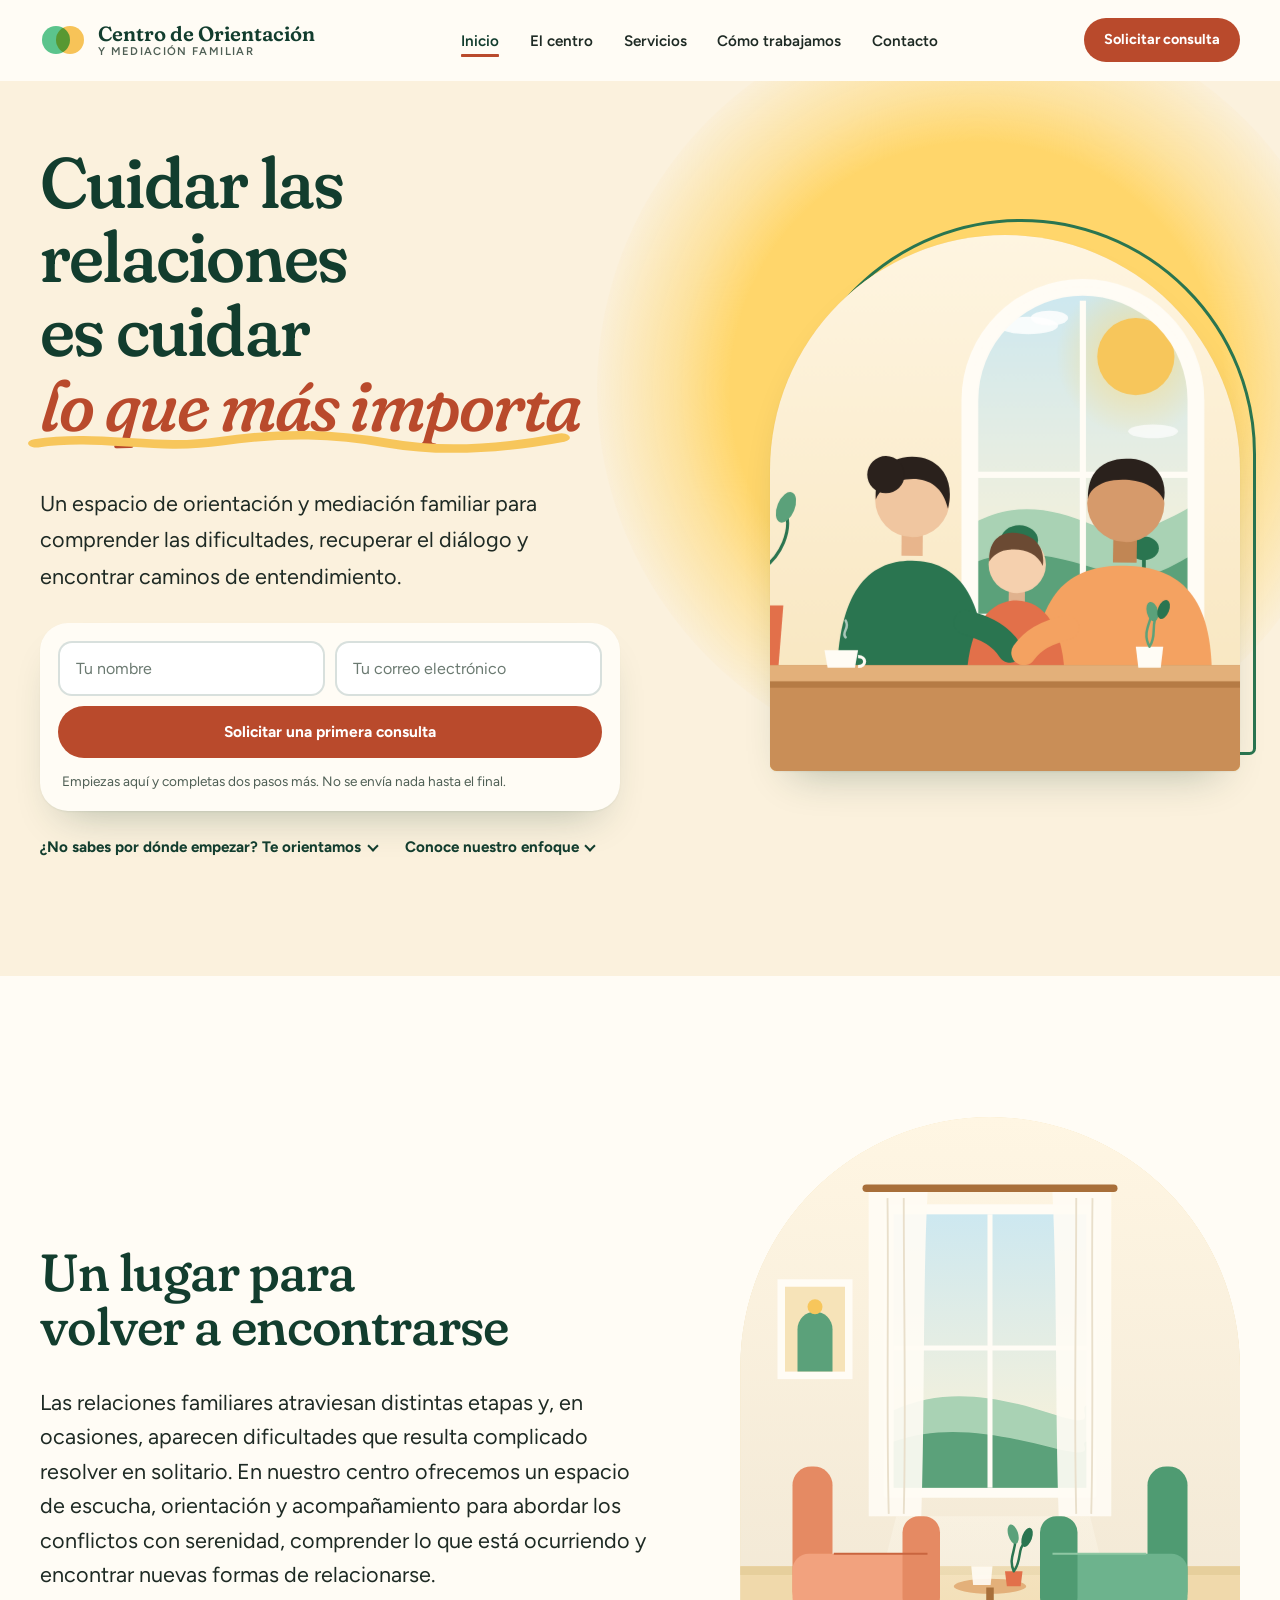
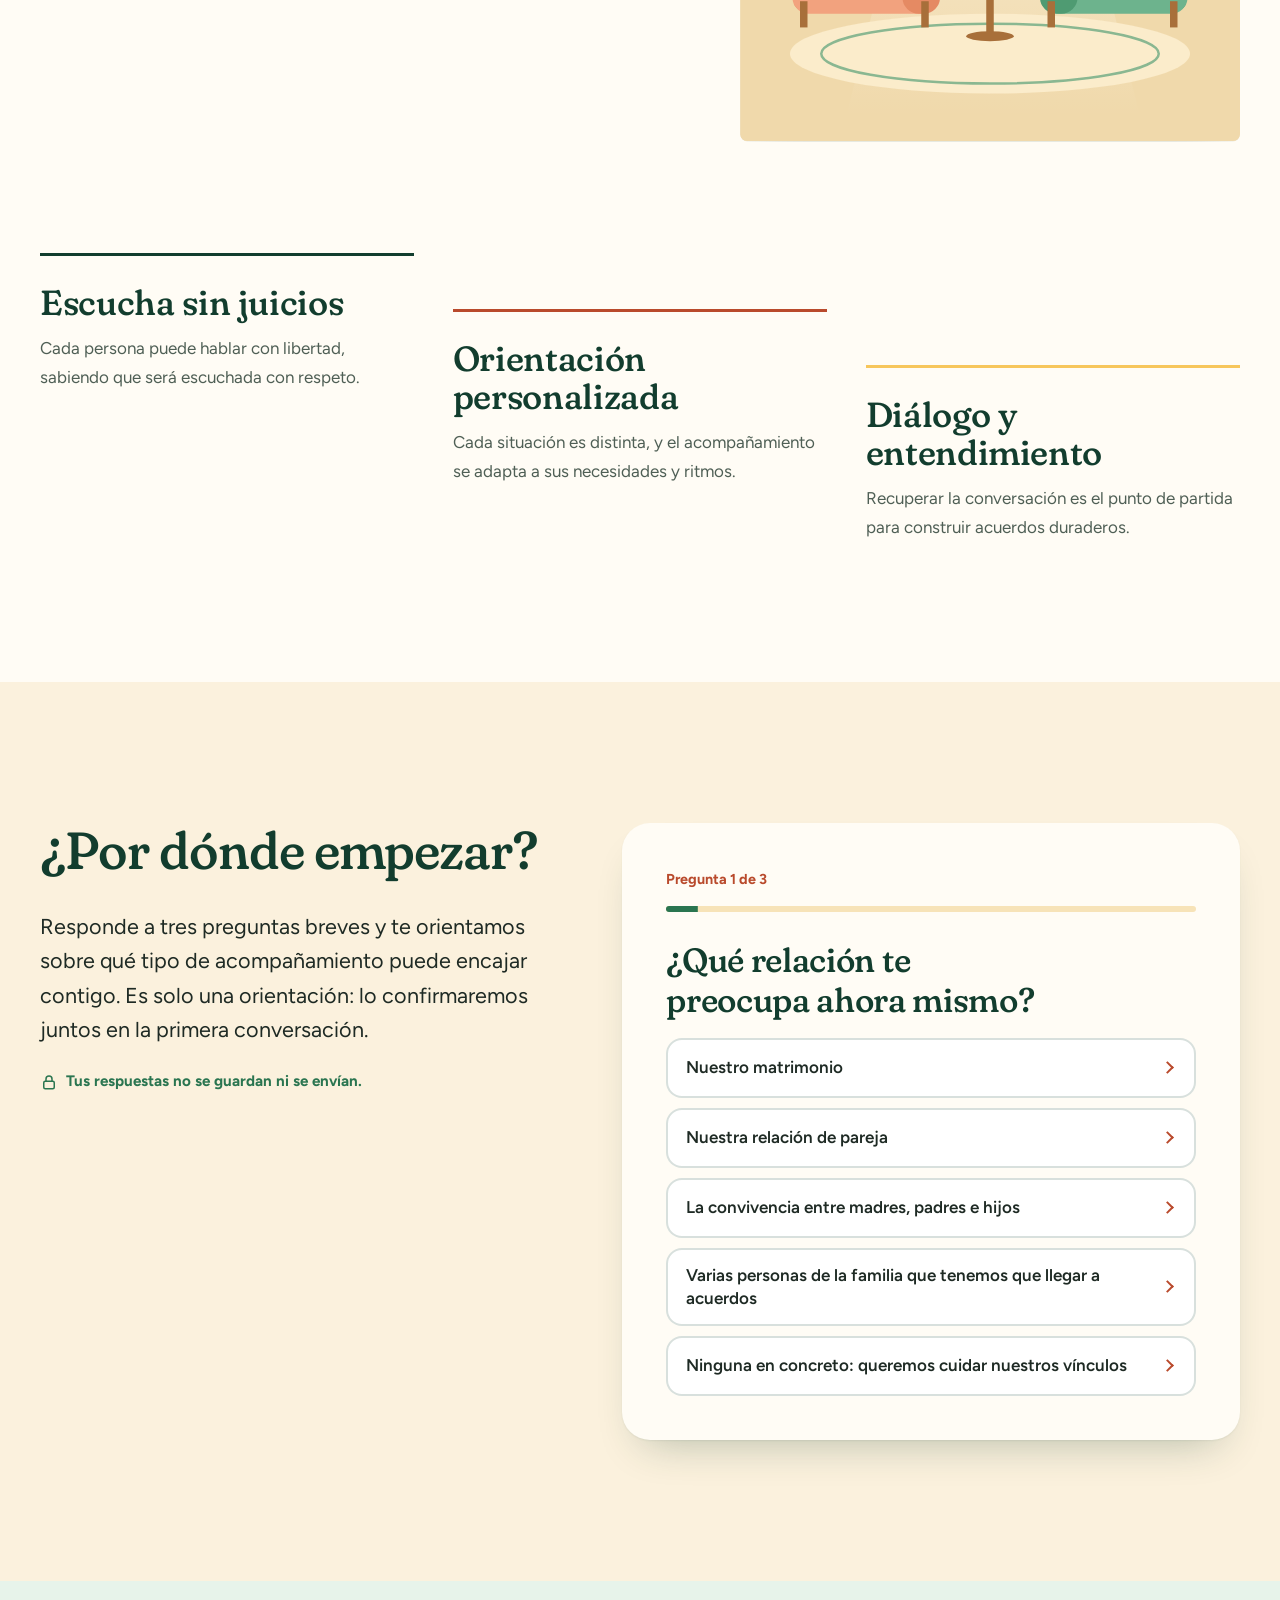
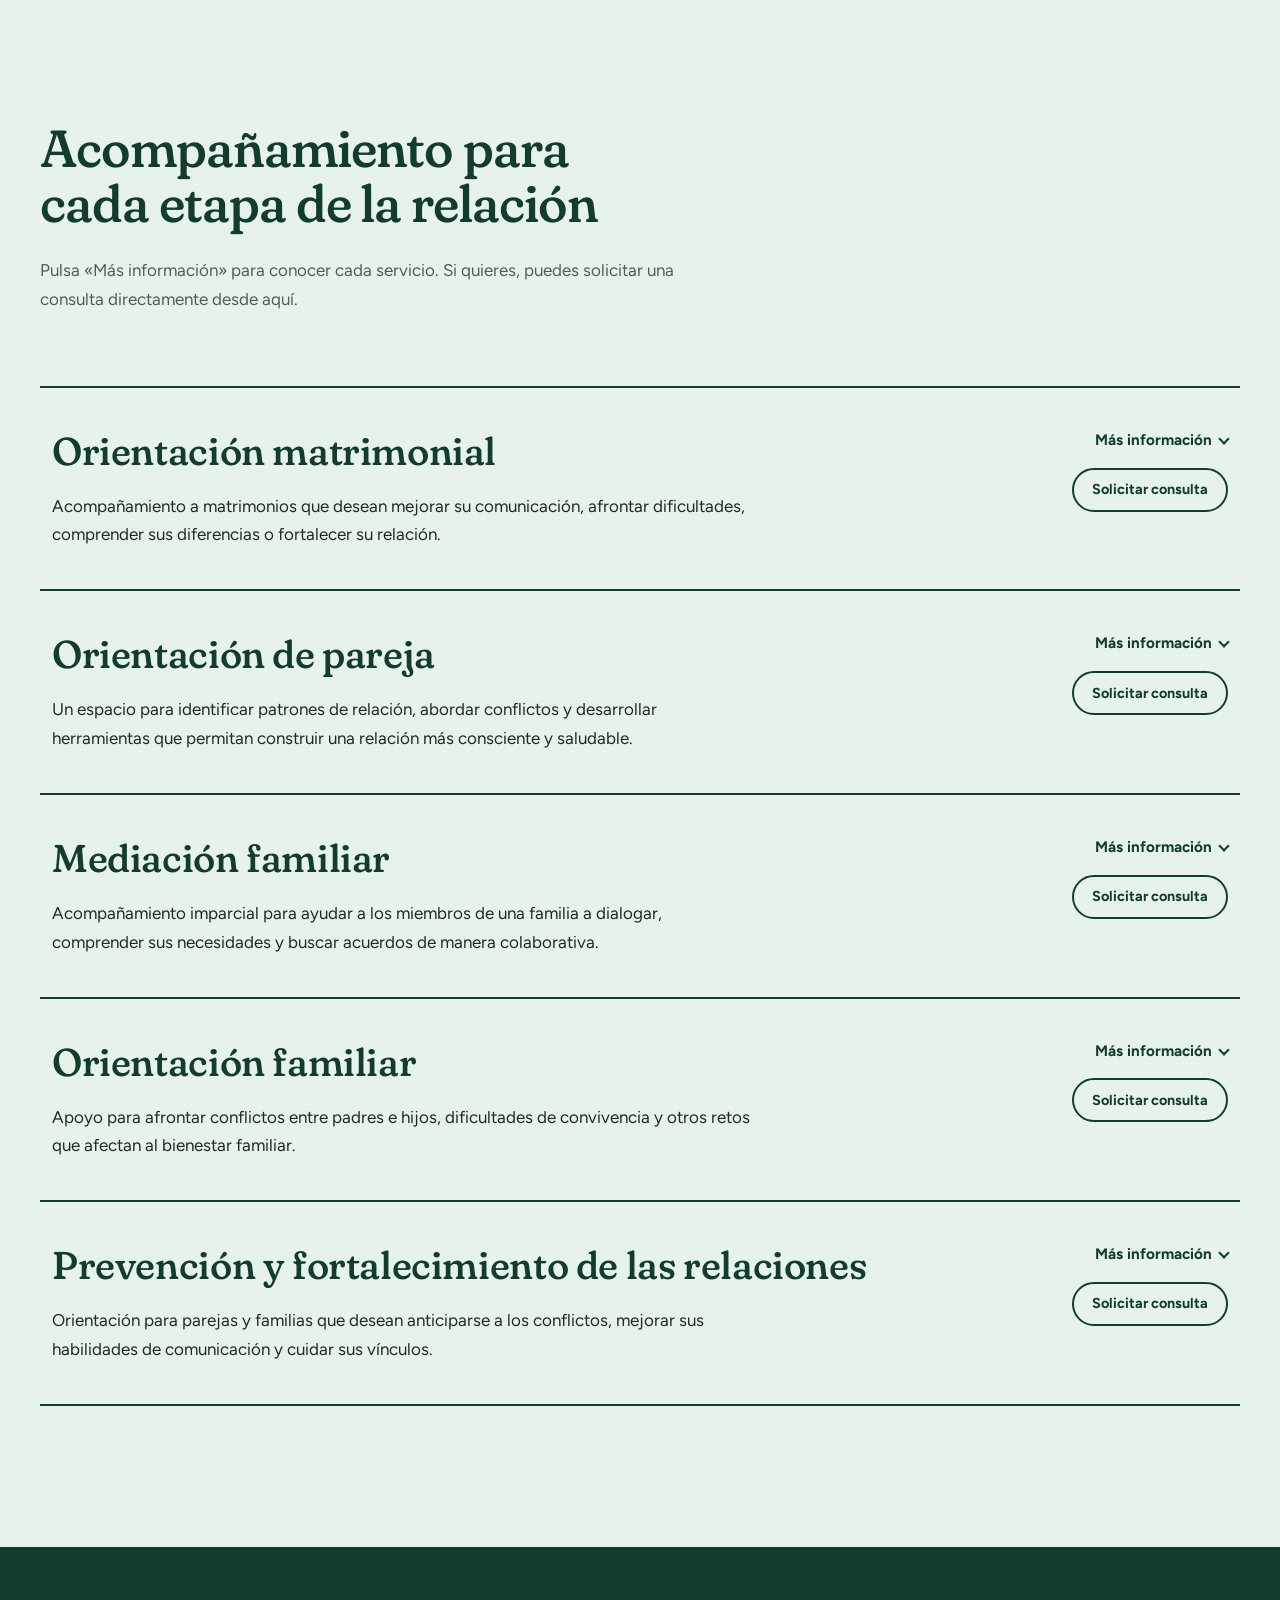
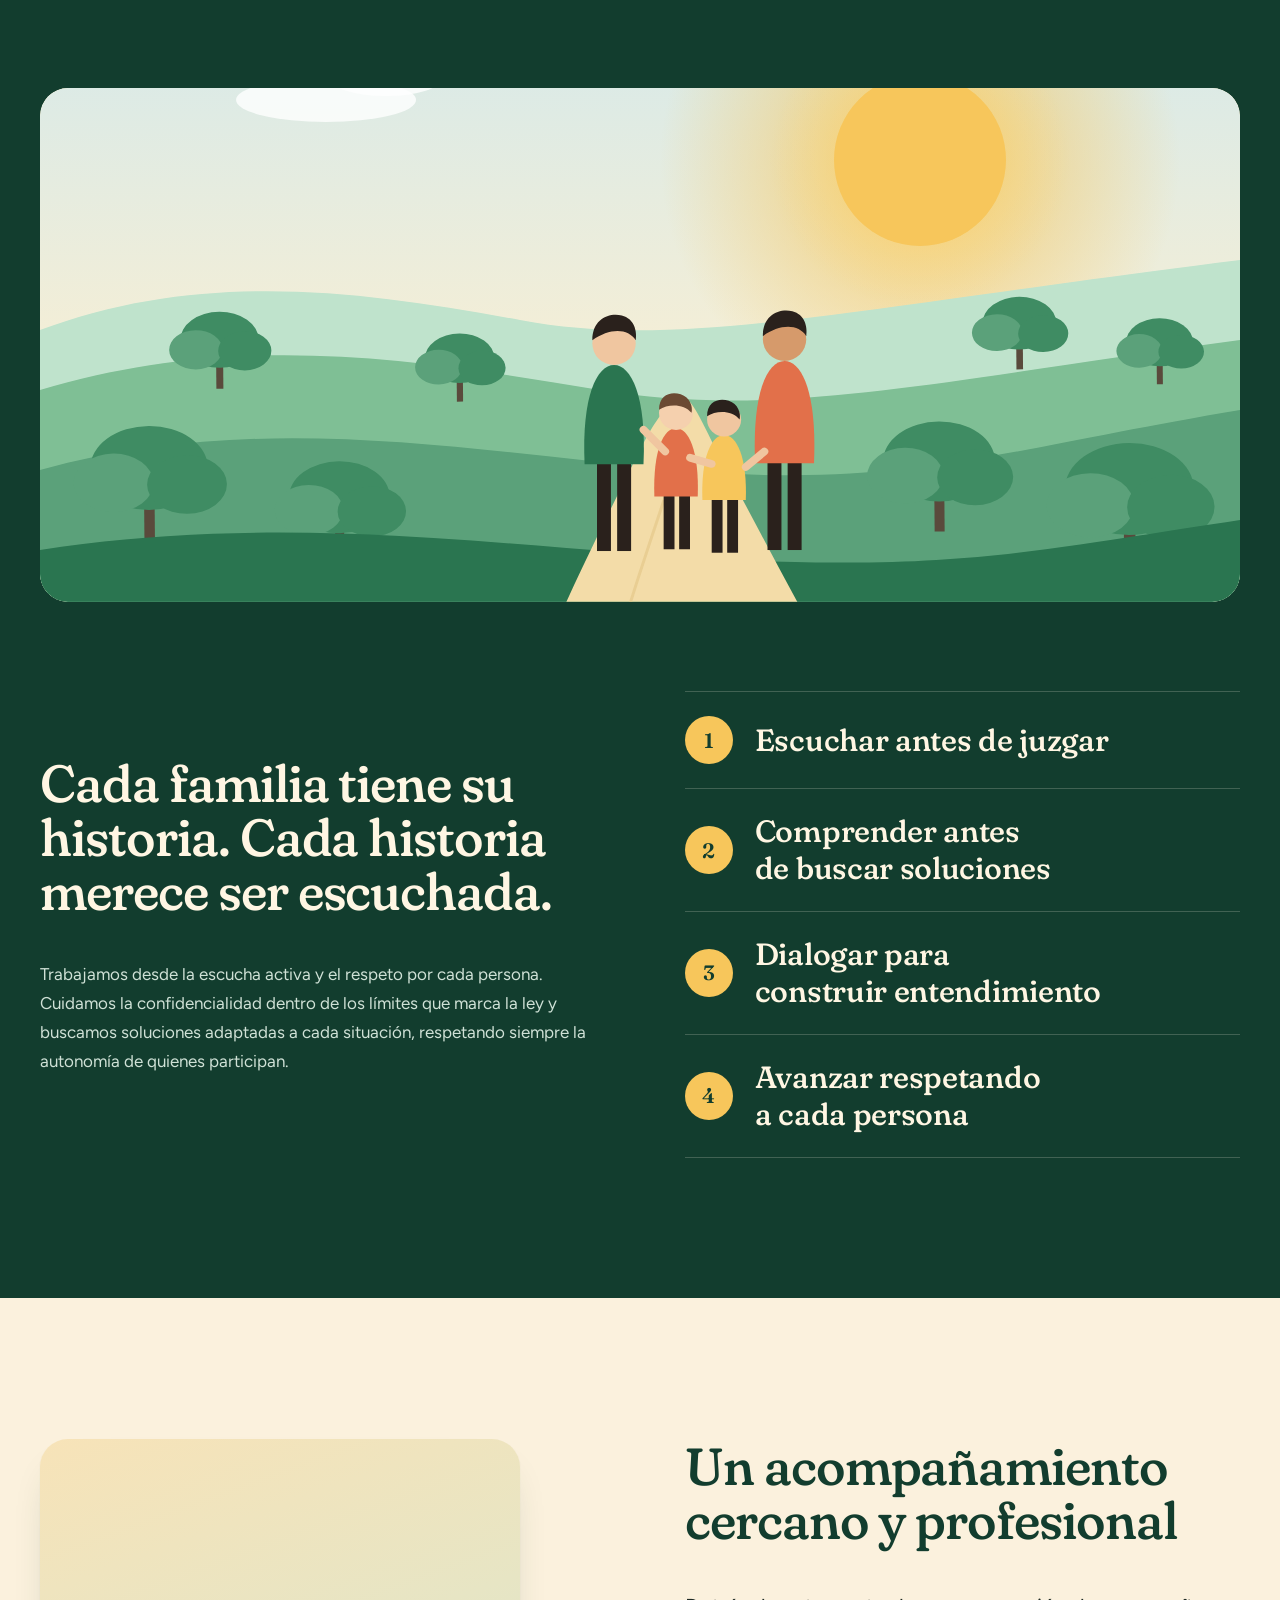
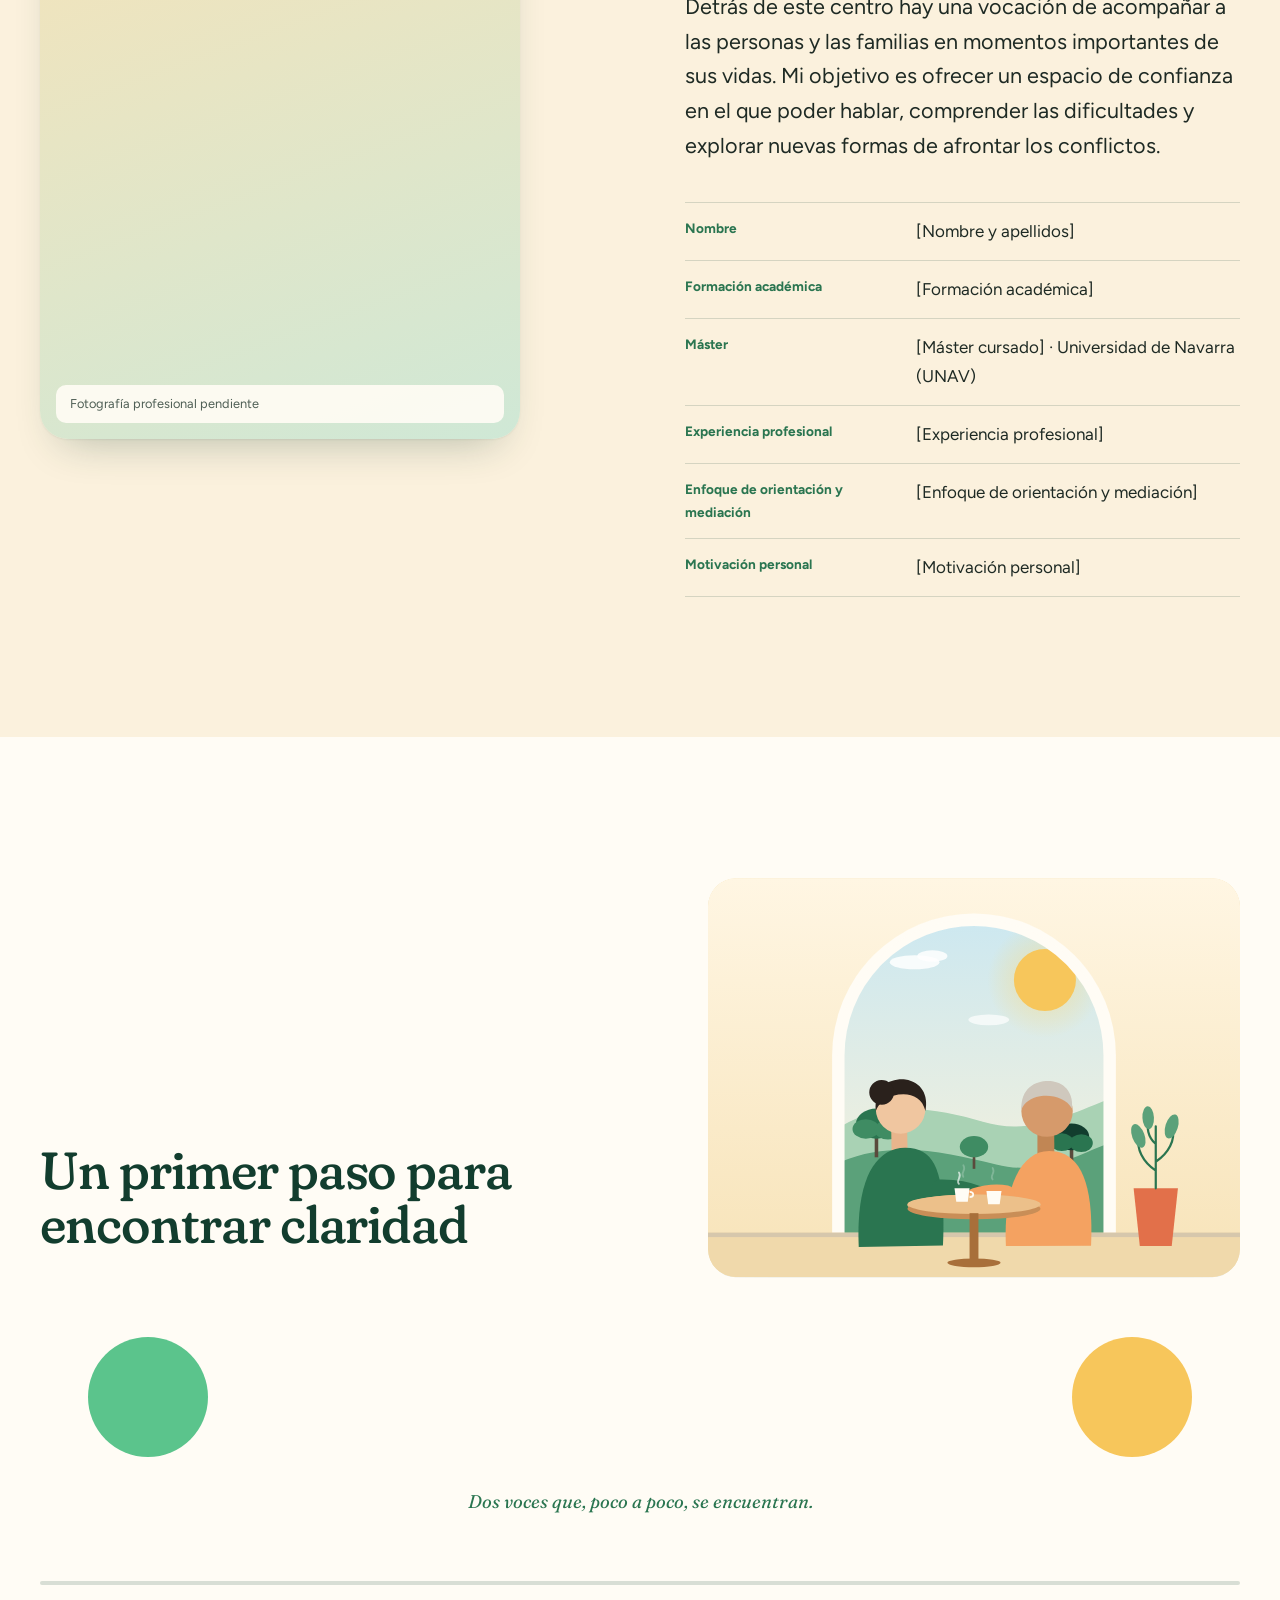
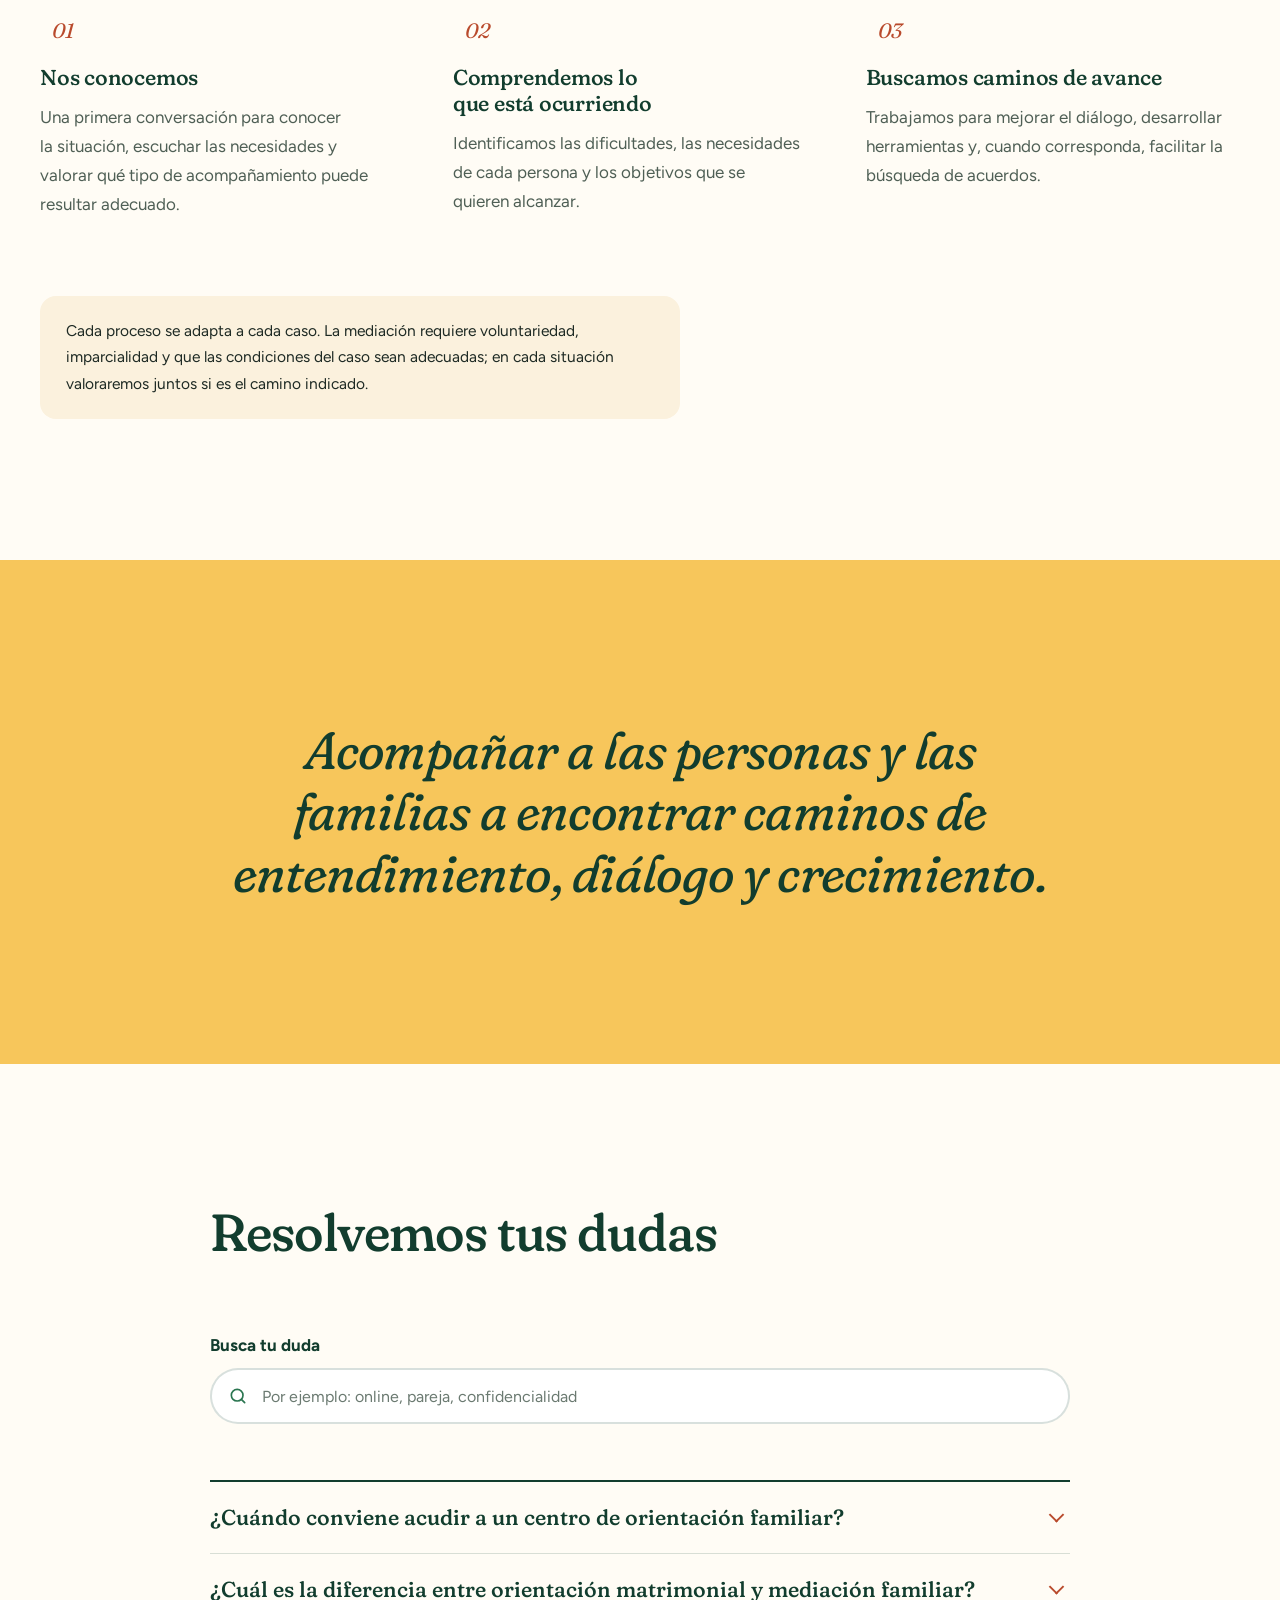
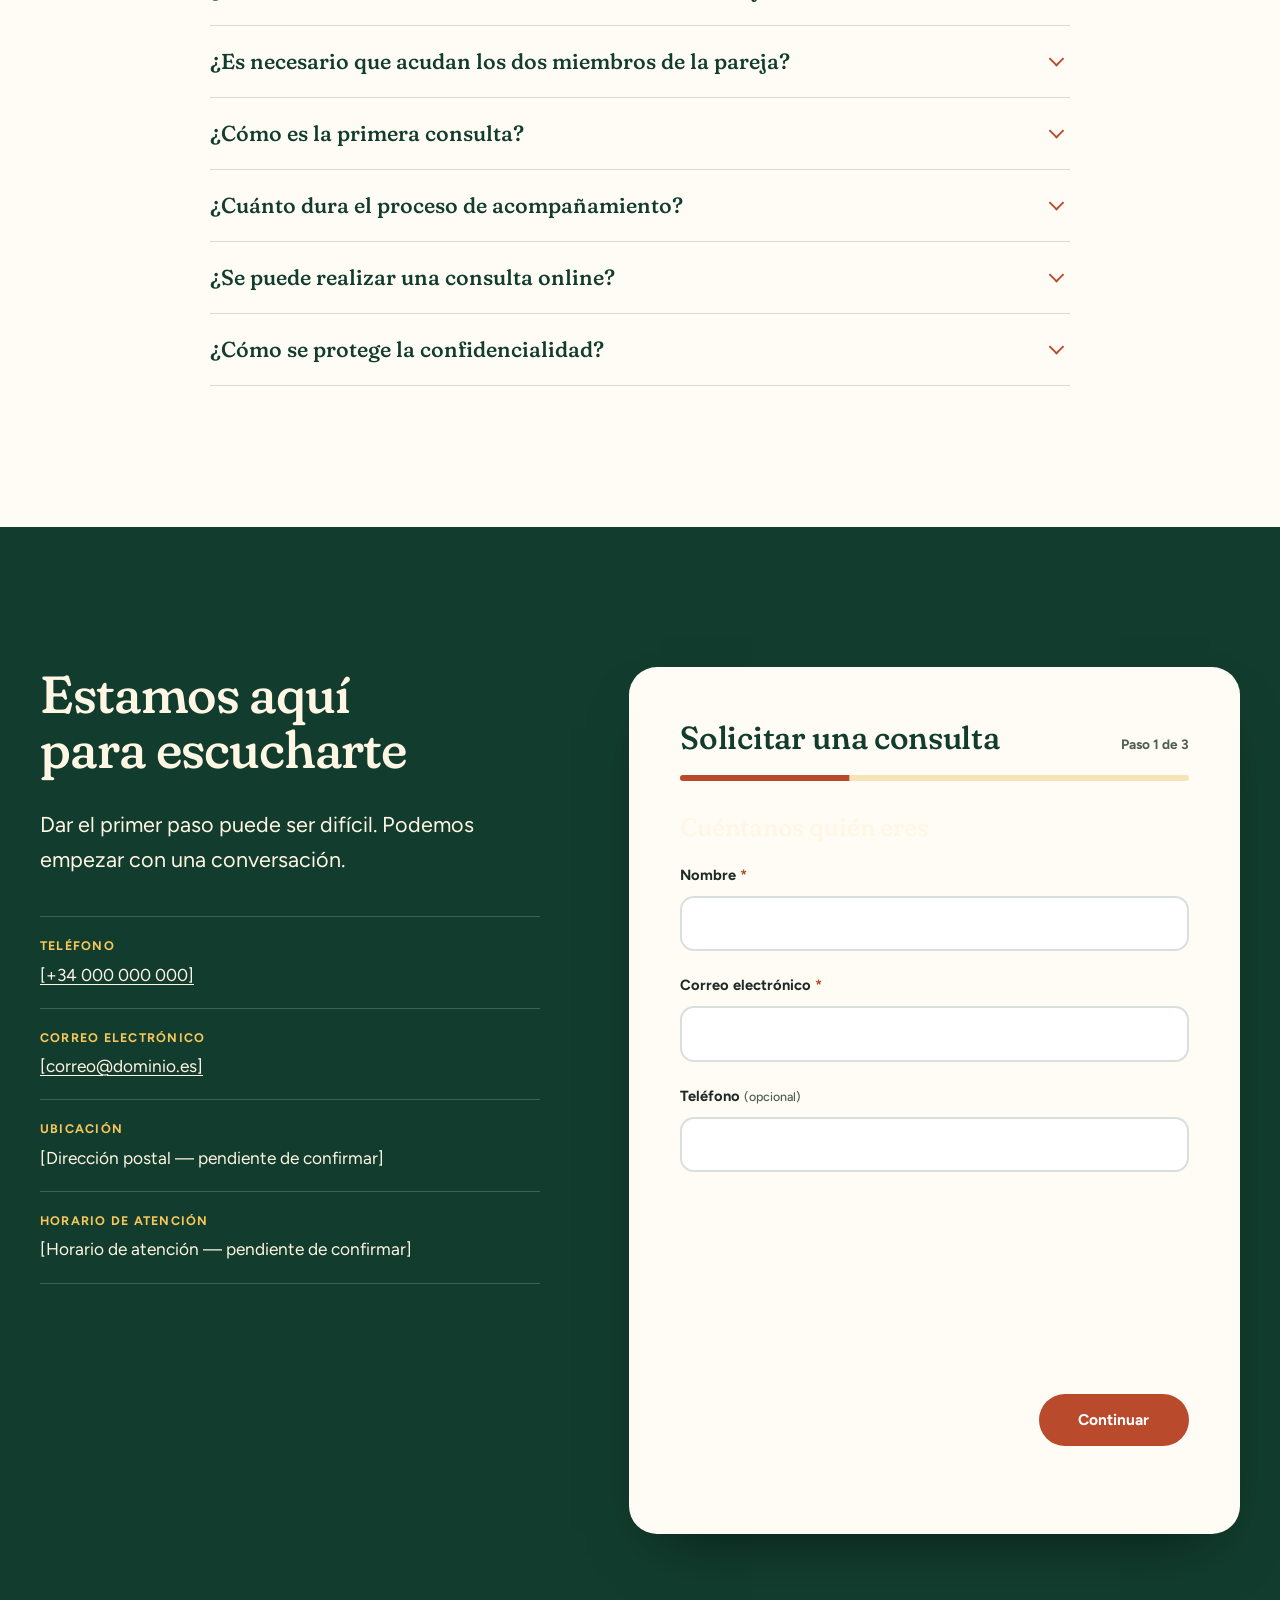
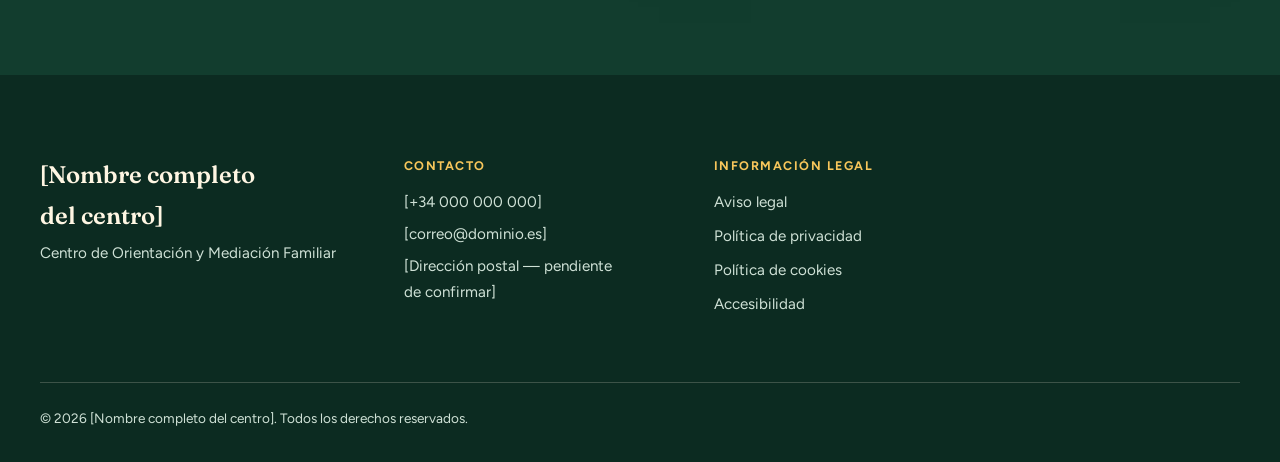
<file: index.html>
<!doctype html>
<html lang="es">
<head>
  <meta charset="utf-8">
  <meta name="viewport" content="width=device-width, initial-scale=1, viewport-fit=cover, interactive-widget=resizes-content">
  <meta name="color-scheme" content="light">

  <!-- SEO -->
  <title>Orientación matrimonial, de pareja y mediación familiar | Centro de Orientación y Mediación Familiar</title>
  <meta name="description" content="Orientación matrimonial, orientación de pareja, mediación familiar y orientación para familias. Un espacio de escucha para recuperar el diálogo. Solicita tu primera consulta.">
  <link rel="canonical" href="https://www.[dominio-del-centro].es/">
  <meta name="robots" content="index, follow">
  <meta name="theme-color" content="#FFFCF5">

  <!-- Open Graph -->
  <meta property="og:type" content="website">
  <meta property="og:locale" content="es_ES">
  <meta property="og:title" content="Cuidar las relaciones es cuidar lo que más importa">
  <meta property="og:description" content="Orientación matrimonial, de pareja y mediación familiar. Un espacio para recuperar el diálogo.">
  <meta property="og:url" content="https://www.[dominio-del-centro].es/">
  <meta property="og:image" content="https://www.[dominio-del-centro].es/assets/banners/primera-consulta/organic-1200x630.png">
  <meta property="og:image:width" content="1200">
  <meta property="og:image:height" content="630">
  <meta property="og:image:alt" content="Cuidar las relaciones es cuidar lo que más importa. Orientación y mediación familiar.">
  <meta name="twitter:card" content="summary_large_image">

  <!-- Tipografías: Fraunces (titulares, cálida y con carácter) y Figtree (texto, clara) -->
  <link rel="preconnect" href="https://fonts.googleapis.com">
  <link rel="preconnect" href="https://fonts.gstatic.com" crossorigin>
  <link href="https://fonts.googleapis.com/css2?family=Figtree:wght@400;500;600;700&family=Fraunces:ital,opsz,wght,SOFT@0,9..144,400..700,100;1,9..144,400..700,100&display=swap" rel="stylesheet">

  <link rel="stylesheet" href="css/styles.css">
  <script>document.documentElement.classList.add("js");</script>
</head>
<body>
  <a class="skip-link" href="#main">Saltar al contenido</a>

  <header class="site-header" id="top">
    <div class="container header-inner">
      <a class="brand" href="#top" aria-label="Inicio, Centro de Orientación y Mediación Familiar">
        <!-- Logomarca: dos voces que se encuentran -->
        <svg class="brand-mark" viewBox="0 0 46 32" aria-hidden="true"><circle cx="16" cy="16" r="14" fill="#5BC48C"/><circle cx="30" cy="16" r="14" fill="#F7C65B" style="mix-blend-mode:multiply"/></svg>
        <span class="brand-text">
          <span class="brand-name">Centro de Orientación</span>
          <span class="brand-sub">y Mediación Familiar</span>
        </span>
      </a>

      <nav class="site-nav" id="site-nav" aria-label="Principal">
        <ul>
          <li><a href="#inicio">Inicio</a></li>
          <li><a href="#el-centro">El centro</a></li>
          <li><a href="#servicios">Servicios</a></li>
          <li><a href="#como-trabajamos">Cómo trabajamos</a></li>
          <li><a href="#contacto">Contacto</a></li>
          <li class="nav-cta"><a class="btn btn-primary" href="#contacto">Solicitar una primera consulta</a></li>
        </ul>
        <span class="nav-indicator" aria-hidden="true"></span>
      </nav>

      <div class="header-actions">
        <a class="btn btn-primary btn-small" href="#contacto"><span class="btn-long">Solicitar consulta</span><span class="btn-short">Consulta</span></a>
        <button class="nav-toggle" type="button" aria-controls="site-nav" aria-expanded="false" aria-label="Abrir menú">
          <span class="nav-toggle-bars" aria-hidden="true"></span>
        </button>
      </div>
    </div>
  </header>

  <main id="main">

    <!-- PORTADA: amanece -->
    <section class="hero" id="inicio" aria-labelledby="hero-title" data-hero>
      <div class="hero-sun-wrap" aria-hidden="true"><div class="hero-sun-move"><div class="hero-sun"></div></div></div>

      <div class="container hero-grid">
        <div class="hero-copy">
          <h1 id="hero-title" data-split>Cuidar las relaciones es cuidar <em>lo que más importa<svg class="squiggle" viewBox="0 0 300 24" preserveAspectRatio="none" aria-hidden="true"><path d="M4 14C40 4 70 22 106 12S170 4 200 14 262 20 296 8"/></svg></em></h1>
          <p class="lead hero-fade" style="--base: 700ms">Un espacio de orientación y mediación familiar para comprender las dificultades, recuperar el diálogo y encontrar caminos de entendimiento.</p>

          <form class="quick-start hero-fade" id="quick-start" style="--base: 850ms" novalidate aria-label="Empezar la solicitud de consulta">
            <div class="qs-fields">
              <label class="sr-only" for="qs-nombre">Tu nombre</label>
              <input id="qs-nombre" type="text" placeholder="Tu nombre" autocomplete="name" autocapitalize="words" enterkeyhint="next" maxlength="100" aria-describedby="qs-error">
              <label class="sr-only" for="qs-email">Tu correo electrónico</label>
              <input id="qs-email" type="email" placeholder="Tu correo electrónico" autocomplete="email" autocapitalize="none" autocorrect="off" spellcheck="false" enterkeyhint="go" maxlength="254" aria-describedby="qs-error">
              <button class="btn btn-primary" type="submit">Solicitar una primera consulta</button>
            </div>
            <p class="error" id="qs-error" role="alert" hidden></p>
            <p class="qs-note">Empiezas aquí y completas dos pasos más. No se envía nada hasta el final.</p>
          </form>
          <p class="hero-secondary hero-fade" style="--base: 950ms"><a class="link-more" href="#por-donde-empezar">¿No sabes por dónde empezar? Te orientamos</a><a class="link-more" href="#enfoque">Conoce nuestro enfoque</a></p>
        </div>

        <div class="arch-wrap">
          <span class="arch-outline" aria-hidden="true"></span>
          <figure class="arch hero-fade" style="--base: 250ms">
            <img src="assets/img/familia-ventana.svg" alt="Ilustración de una familia, dos adultos y un niño, sentados muy juntos a una mesa frente a una ventana luminosa." width="800" height="1000" decoding="async" fetchpriority="high">
          </figure>
        </div>
      </div>
    </section>

    <!-- EL CENTRO -->
    <section class="section" id="el-centro" aria-labelledby="centro-title">
      <div class="container">
        <div class="intro-grid">
          <div class="intro">
            <h2 id="centro-title" data-split>Un lugar para volver a encontrarse</h2>
            <p class="text-large">Las relaciones familiares atraviesan distintas etapas y, en ocasiones, aparecen dificultades que resulta complicado resolver en solitario. En nuestro centro ofrecemos un espacio de escucha, orientación y acompañamiento para abordar los conflictos con serenidad, comprender lo que está ocurriendo y encontrar nuevas formas de relacionarse.</p>
          </div>
          <figure class="photo photo-side">
            <div class="arch-frame" data-wipe="arch">
              <img src="assets/img/sala-acogedora.svg" alt="Ilustración de una sala tranquila con dos butacas enfrentadas, una mesa auxiliar con una planta y una ventana con cortinas ligeras." width="800" height="1000" loading="lazy" decoding="async">
            </div>
          </figure>
        </div>

        <div class="pillars" data-stagger>
          <article class="pillar">
            <h3>Escucha sin juicios</h3>
            <p>Cada persona puede hablar con libertad, sabiendo que será escuchada con respeto.</p>
          </article>
          <article class="pillar">
            <h3>Orientación personalizada</h3>
            <p>Cada situación es distinta, y el acompañamiento se adapta a sus necesidades y ritmos.</p>
          </article>
          <article class="pillar">
            <h3>Diálogo y entendimiento</h3>
            <p>Recuperar la conversación es el punto de partida para construir acuerdos duraderos.</p>
          </article>
        </div>
      </div>
    </section>

    <!-- GUÍA: ¿POR DÓNDE EMPEZAR? -->
    <section class="section section-cream" id="por-donde-empezar" aria-labelledby="guia-title">
      <div class="container guide-grid">
        <div class="guide-intro">
          <h2 id="guia-title" data-split>¿Por dónde empezar?</h2>
          <p class="text-large">Responde a tres preguntas breves y te orientamos sobre qué tipo de acompañamiento puede encajar contigo. Es solo una orientación: lo confirmaremos juntos en la primera conversación.</p>
          <p class="guide-privacy"><svg viewBox="0 0 24 24" width="18" height="18" aria-hidden="true" fill="none" stroke="currentColor" stroke-width="2" stroke-linecap="round" stroke-linejoin="round"><rect x="5" y="11" width="14" height="10" rx="2"/><path d="M8 11V8a4 4 0 0 1 8 0v3"/></svg>Tus respuestas no se guardan ni se envían.</p>
        </div>

        <div class="guide" id="guide">
          <div class="guide-head">
            <p class="guide-count" id="guide-count" aria-live="polite">Pregunta 1 de 3</p>
            <button class="guide-back link-more" type="button" hidden>Atrás</button>
          </div>
          <div class="guide-progress" aria-hidden="true"><span id="guide-bar"></span></div>
          <div class="guide-stage" id="guide-stage">
            <p>Para usar la guía necesitas tener JavaScript activado. También puedes <a href="#contacto">escribirnos directamente</a> y te orientamos nosotros.</p>
          </div>
        </div>
      </div>
    </section>

    <!-- SERVICIOS -->
    <section class="section section-mint" id="servicios" aria-labelledby="servicios-title">
      <div class="container">
        <div class="section-head">
          <h2 id="servicios-title" data-split>Acompañamiento para cada etapa de la relación</h2>
          <p>Pulsa «Más información» para conocer cada servicio. Si quieres, puedes solicitar una consulta directamente desde aquí.</p>
        </div>

        <ul class="service-list" data-stagger>
          <li class="service" data-motivo="matrimonial">
            <div class="service-main">
              <h3 class="service-title">Orientación matrimonial</h3>
              <p class="service-text">Acompañamiento a matrimonios que desean mejorar su comunicación, afrontar dificultades, comprender sus diferencias o fortalecer su relación.</p>
            </div>
            <div class="service-controls">
              <button class="link-more service-toggle" type="button" aria-expanded="false" aria-controls="svc-matrimonial">Más información</button>
              <button class="btn btn-small btn-ghost" type="button" data-request>Solicitar consulta</button>
            </div>
            <div class="service-panel" id="svc-matrimonial" inert>
              <div class="service-panel-inner">
                <p>Espacio para que ambos cónyuges puedan expresar lo que viven, entender cómo se está desarrollando la relación y valorar qué pasos pueden dar. El proceso se adapta a cada matrimonio y a sus objetivos.</p>
              </div>
            </div>
          </li>

          <li class="service" data-motivo="pareja">
            <div class="service-main">
              <h3 class="service-title">Orientación de pareja</h3>
              <p class="service-text">Un espacio para identificar patrones de relación, abordar conflictos y desarrollar herramientas que permitan construir una relación más consciente y saludable.</p>
            </div>
            <div class="service-controls">
              <button class="link-more service-toggle" type="button" aria-expanded="false" aria-controls="svc-pareja">Más información</button>
              <button class="btn btn-small btn-ghost" type="button" data-request>Solicitar consulta</button>
            </div>
            <div class="service-panel" id="svc-pareja" inert>
              <div class="service-panel-inner">
                <p>Trabajamos para identificar los patrones que se repiten en la relación, comprender los conflictos desde cada perspectiva y desarrollar herramientas prácticas de comunicación.</p>
              </div>
            </div>
          </li>

          <li class="service" data-motivo="mediacion">
            <div class="service-main">
              <h3 class="service-title">Mediación familiar</h3>
              <p class="service-text">Acompañamiento imparcial para ayudar a los miembros de una familia a dialogar, comprender sus necesidades y buscar acuerdos de manera colaborativa.</p>
            </div>
            <div class="service-controls">
              <button class="link-more service-toggle" type="button" aria-expanded="false" aria-controls="svc-mediacion">Más información</button>
              <button class="btn btn-small btn-ghost" type="button" data-request>Solicitar consulta</button>
            </div>
            <div class="service-panel" id="svc-mediacion" inert>
              <div class="service-panel-inner">
                <p>La mediación es un proceso voluntario y confidencial en el que una persona imparcial facilita el diálogo entre los miembros de la familia para que ellos mismos busquen acuerdos. No decide por las partes ni sustituye el asesoramiento jurídico.</p>
              </div>
            </div>
          </li>

          <li class="service" data-motivo="familiar">
            <div class="service-main">
              <h3 class="service-title">Orientación familiar</h3>
              <p class="service-text">Apoyo para afrontar conflictos entre padres e hijos, dificultades de convivencia y otros retos que afectan al bienestar familiar.</p>
            </div>
            <div class="service-controls">
              <button class="link-more service-toggle" type="button" aria-expanded="false" aria-controls="svc-familiar">Más información</button>
              <button class="btn btn-small btn-ghost" type="button" data-request>Solicitar consulta</button>
            </div>
            <div class="service-panel" id="svc-familiar" inert>
              <div class="service-panel-inner">
                <p>Acompañamos a padres, madres e hijos a comprender lo que ocurre en la convivencia y a encontrar formas más respetuosas de relacionarse en el día a día.</p>
              </div>
            </div>
          </li>

          <li class="service" data-motivo="prevencion">
            <div class="service-main">
              <h3 class="service-title">Prevención y fortalecimiento de las relaciones</h3>
              <p class="service-text">Orientación para parejas y familias que desean anticiparse a los conflictos, mejorar sus habilidades de comunicación y cuidar sus vínculos.</p>
            </div>
            <div class="service-controls">
              <button class="link-more service-toggle" type="button" aria-expanded="false" aria-controls="svc-prevencion">Más información</button>
              <button class="btn btn-small btn-ghost" type="button" data-request>Solicitar consulta</button>
            </div>
            <div class="service-panel" id="svc-prevencion" inert>
              <div class="service-panel-inner">
                <p>Para quienes quieren anticiparse. Un espacio para mejorar la comunicación, revisar las necesidades de cada persona y cuidar el vínculo antes de que aparezcan los conflictos.</p>
              </div>
            </div>
          </li>
        </ul>
      </div>
    </section>

    <!-- FILOSOFÍA -->
    <section class="section section-dark" id="filosofia" aria-labelledby="filosofia-title">
      <div class="container">
        <figure class="photo photo-wide">
          <div class="photo-frame" data-wipe>
            <img src="assets/img/familia-olivar.svg" alt="Ilustración de una familia, dos adultos y dos niños, paseando de la mano por un camino entre olivos bajo un sol claro." width="1200" height="800" loading="lazy" decoding="async">
          </div>
        </figure>
      </div>
      <div class="container split">
        <div>
          <h2 id="filosofia-title" data-split>Cada familia tiene su historia. Cada historia merece ser escuchada.</h2>
          <p>Trabajamos desde la escucha activa y el respeto por cada persona. Cuidamos la confidencialidad dentro de los límites que marca la ley y buscamos soluciones adaptadas a cada situación, respetando siempre la autonomía de quienes participan.</p>
        </div>
        <ol class="principles" data-stagger>
          <li><span class="principle-num">1</span><h3>Escuchar antes de juzgar</h3></li>
          <li><span class="principle-num">2</span><h3>Comprender antes de buscar soluciones</h3></li>
          <li><span class="principle-num">3</span><h3>Dialogar para construir entendimiento</h3></li>
          <li><span class="principle-num">4</span><h3>Avanzar respetando a cada persona</h3></li>
        </ol>
      </div>
    </section>

    <!-- SOBRE LA PROFESIONAL -->
    <section class="section section-cream" id="profesional" aria-labelledby="profesional-title">
      <div class="container split profile">
        <figure class="photo">
          <div class="photo-frame photo-portrait" role="img" aria-label="Retrato profesional de la fundadora">
            <span class="photo-note">Fotografía profesional pendiente</span>
          </div>
        </figure>

        <div>
          <h2 id="profesional-title" data-split>Un acompañamiento cercano y profesional</h2>
          <p class="text-large">Detrás de este centro hay una vocación de acompañar a las personas y las familias en momentos importantes de sus vidas. Mi objetivo es ofrecer un espacio de confianza en el que poder hablar, comprender las dificultades y explorar nuevas formas de afrontar los conflictos.</p>

          <dl class="profile-data">
            <div><dt>Nombre</dt><dd data-cfg="founderName">[Nombre y apellidos]</dd></div>
            <div><dt>Formación académica</dt><dd data-cfg="founderTraining">[Formación académica]</dd></div>
            <div><dt>Máster</dt><dd data-cfg="founderMaster">[Máster cursado] · Universidad de Navarra (UNAV)</dd></div>
            <div><dt>Experiencia profesional</dt><dd data-cfg="founderExperience">[Experiencia profesional]</dd></div>
            <div><dt>Enfoque de orientación y mediación</dt><dd data-cfg="founderApproach">[Enfoque de orientación y mediación]</dd></div>
            <div><dt>Motivación personal</dt><dd data-cfg="founderMotivation">[Motivación personal]</dd></div>
          </dl>
        </div>
      </div>
    </section>

    <!-- CÓMO TRABAJAMOS -->
    <section class="section" id="como-trabajamos" aria-labelledby="proceso-title">
      <div class="container">
        <div class="head-with-photo">
          <div class="section-head">
            <h2 id="proceso-title" data-split>Un primer paso para encontrar claridad</h2>
          </div>
          <figure class="photo photo-side-wide">
            <div class="photo-frame" data-wipe="left">
              <img src="assets/img/pareja-conversando.svg" alt="Ilustración de una pareja sentada frente a frente en una mesa redonda, conversando con calma ante un jardín mediterráneo." width="1200" height="900" loading="lazy" decoding="async">
            </div>
          </figure>
        </div>

        <!-- Dos voces que se acercan al bajar por la página -->
        <div class="voices" id="voices" aria-hidden="true">
          <span class="voice voice-a"></span>
          <span class="voice voice-b"></span>
          <p class="voices-caption">Dos voces que, poco a poco, se encuentran.</p>
        </div>

        <div class="steps-progress" aria-hidden="true"><span id="steps-fill"></span></div>
        <ol class="steps" data-stagger>
          <li class="step">
            <span class="step-num" aria-hidden="true">01</span>
            <h3>Nos conocemos</h3>
            <p>Una primera conversación para conocer la situación, escuchar las necesidades y valorar qué tipo de acompañamiento puede resultar adecuado.</p>
          </li>
          <li class="step">
            <span class="step-num" aria-hidden="true">02</span>
            <h3>Comprendemos lo que está ocurriendo</h3>
            <p>Identificamos las dificultades, las necesidades de cada persona y los objetivos que se quieren alcanzar.</p>
          </li>
          <li class="step">
            <span class="step-num" aria-hidden="true">03</span>
            <h3>Buscamos caminos de avance</h3>
            <p>Trabajamos para mejorar el diálogo, desarrollar herramientas y, cuando corresponda, facilitar la búsqueda de acuerdos.</p>
          </li>
        </ol>

        <p class="note">Cada proceso se adapta a cada caso. La mediación requiere voluntariedad, imparcialidad y que las condiciones del caso sean adecuadas; en cada situación valoraremos juntos si es el camino indicado.</p>
      </div>
    </section>

    <!-- ENFOQUE -->
    <section class="section section-quote" id="enfoque" aria-label="Nuestro enfoque">
      <div class="container narrow">
        <blockquote>
          <p data-split>Acompañar a las personas y las familias a encontrar caminos de entendimiento, diálogo y crecimiento.</p>
        </blockquote>
      </div>
    </section>

    <!-- PREGUNTAS FRECUENTES -->
    <section class="section" id="preguntas" aria-labelledby="faq-title">
      <div class="container narrow">
        <div class="section-head">
          <h2 id="faq-title" data-split>Resolvemos tus dudas</h2>
        </div>

        <div class="faq-search">
          <label for="faq-q">Busca tu duda</label>
          <div class="faq-search-field">
            <svg viewBox="0 0 24 24" width="20" height="20" aria-hidden="true" fill="none" stroke="currentColor" stroke-width="2" stroke-linecap="round"><circle cx="11" cy="11" r="7"/><path d="M20 20l-4-4"/></svg>
            <input id="faq-q" type="search" placeholder="Por ejemplo: online, pareja, confidencialidad" autocomplete="off" enterkeyhint="search" aria-describedby="faq-count">
          </div>
          <p class="faq-count" id="faq-count" aria-live="polite"></p>
        </div>

        <div class="faq" data-stagger>
          <details>
            <summary>¿Cuándo conviene acudir a un centro de orientación familiar?</summary>
            <p>Cuando se repiten los conflictos, cuesta hablar de lo que ocurre o se sienten distancia y desgaste, aunque no se sepa muy bien por dónde empezar. No hace falta que la situación sea urgente ni que exista una crisis.</p>
          </details>
          <details>
            <summary>¿Cuál es la diferencia entre orientación matrimonial y mediación familiar?</summary>
            <p>La orientación matrimonial y de pareja acompaña a las personas a comprender su relación y mejorar la comunicación. La mediación familiar es un proceso estructurado, voluntario e imparcial en el que se busca que las partes lleguen a sus propios acuerdos. Te explicaremos cuál encaja mejor en tu caso.</p>
          </details>
          <details>
            <summary>¿Es necesario que acudan los dos miembros de la pareja?</summary>
            <p>No siempre. En la orientación individual o de una sola parte también se puede trabajar la situación propia. En la mediación, la participación de todas las partes es necesaria y voluntaria. Lo valoraremos en la primera conversación.</p>
          </details>
          <details>
            <summary>¿Cómo es la primera consulta?</summary>
            <p>Es una conversación para conocernos, entender qué está ocurriendo y explicarte cómo trabajamos. Puedes venir con tus dudas o sin ellas. Al final, valoraremos juntos si el acompañamiento es adecuado.</p>
          </details>
          <details>
            <summary>¿Cuánto dura el proceso de acompañamiento?</summary>
            <p>Depende de cada caso, de los objetivos y del ritmo de las personas. Lo acordaremos desde el inicio y lo revisaremos de forma periódica.</p>
          </details>
          <details>
            <summary>¿Se puede realizar una consulta online?</summary>
            <p>[Indicar aquí si el centro ofrece consultas online y en qué condiciones. Hasta que se confirme, no se ofrecen como modalidad.]</p>
          </details>
          <details>
            <summary>¿Cómo se protege la confidencialidad?</summary>
            <p>La información que compartes es confidencial, dentro de los límites que establece la ley. Solo se utilizan tus datos para gestionar tu consulta. Consulta nuestra <a href="legal.html#privacidad">política de privacidad</a> para más detalles.</p>
          </details>
        </div>
        <p class="faq-empty" id="faq-empty" hidden>No encontramos esa pregunta. <a href="#contacto">Escríbenos</a> y te respondemos personalmente.</p>
      </div>
    </section>

    <!-- CONTACTO Y SOLICITUD (asistente de tres pasos) -->
    <section class="section section-dark" id="contacto" aria-labelledby="contacto-title">
      <div class="container contact-grid">
        <div>
          <h2 id="contacto-title" data-split>Estamos aquí para escucharte</h2>
          <p class="text-large" style="color: var(--on-dark)">Dar el primer paso puede ser difícil. Podemos empezar con una conversación.</p>

          <ul class="contact-list">
            <li>
              <span class="contact-label">Teléfono</span>
              <a href="tel:" data-cfg-href="phone" data-cfg-text="phone">[+34 000 000 000]</a>
            </li>
            <li>
              <span class="contact-label">Correo electrónico</span>
              <a href="mailto:" data-cfg-href="email" data-cfg-text="email">[correo@dominio.es]</a>
            </li>
            <li>
              <span class="contact-label">Ubicación</span>
              <span data-cfg="address">[Dirección postal — pendiente de confirmar]</span>
            </li>
            <li>
              <span class="contact-label">Horario de atención</span>
              <span data-cfg="schedule">[Horario de atención — pendiente de confirmar]</span>
            </li>
          </ul>
        </div>

        <div class="form-wrap">
          <form class="form-card" id="consulta-form" novalidate aria-labelledby="form-title">
            <div class="form-head">
              <h3 id="form-title">Solicitar una consulta</h3>
              <p class="form-count" id="form-count">Paso 1 de 3</p>
            </div>

            <div class="progress" aria-hidden="true"><span class="progress-bar" id="progress-bar"></span></div>

            <div class="panels">
              <!-- Paso 1 -->
              <section class="panel is-active" data-step="1" aria-labelledby="step-title-1">
                <h4 class="panel-title" id="step-title-1" tabindex="-1">Cuéntanos quién eres</h4>

                <div class="field">
                  <label for="nombre">Nombre <span class="req" aria-hidden="true">*</span></label>
                  <input id="nombre" name="nombre" type="text" autocomplete="name" autocapitalize="words" enterkeyhint="next" required minlength="2" maxlength="100" aria-describedby="nombre-error">
                  <p class="error" id="nombre-error" role="alert" hidden></p>
                </div>

                <div class="field">
                  <label for="email">Correo electrónico <span class="req" aria-hidden="true">*</span></label>
                  <input id="email" name="email" type="email" autocomplete="email" autocapitalize="none" autocorrect="off" spellcheck="false" enterkeyhint="next" required maxlength="254" aria-describedby="email-error">
                  <p class="error" id="email-error" role="alert" hidden></p>
                </div>

                <div class="field">
                  <label for="telefono">Teléfono <span class="optional">(opcional)</span></label>
                  <input id="telefono" name="telefono" type="tel" autocomplete="tel" inputmode="tel" enterkeyhint="next" maxlength="20" aria-describedby="telefono-error">
                  <p class="error" id="telefono-error" role="alert" hidden></p>
                </div>
              </section>

              <!-- Paso 2 -->
              <section class="panel" data-step="2" aria-labelledby="step-title-2">
                <h4 class="panel-title" id="step-title-2" tabindex="-1">¿Qué te gustaría trabajar?</h4>

                <fieldset class="field">
                  <legend>Motivo general <span class="optional">(opcional)</span></legend>
                  <div class="choices">
                    <label class="choice"><input type="radio" name="motivo" value="matrimonial"><span>Orientación matrimonial</span></label>
                    <label class="choice"><input type="radio" name="motivo" value="pareja"><span>Orientación de pareja</span></label>
                    <label class="choice"><input type="radio" name="motivo" value="mediacion"><span>Mediación familiar</span></label>
                    <label class="choice"><input type="radio" name="motivo" value="familiar"><span>Orientación familiar</span></label>
                    <label class="choice"><input type="radio" name="motivo" value="prevencion"><span>Prevención y fortalecimiento</span></label>
                    <label class="choice"><input type="radio" name="motivo" value="sin-definir"><span>Todavía no lo tengo claro</span></label>
                  </div>
                </fieldset>

                <div class="field">
                  <label for="mensaje">Cuéntanos brevemente <span class="optional">(opcional)</span></label>
                  <textarea id="mensaje" name="mensaje" rows="4" maxlength="1000" aria-describedby="mensaje-hint mensaje-error"></textarea>
                  <p class="hint" id="mensaje-hint">No es necesario que incluyas detalles íntimos. Podemos hablarlo en la primera conversación.</p>
                  <p class="error" id="mensaje-error" role="alert" hidden></p>
                </div>
              </section>

              <!-- Paso 3 -->
              <section class="panel" data-step="3" aria-labelledby="step-title-3">
                <h4 class="panel-title" id="step-title-3" tabindex="-1">Cómo prefieres que te contactemos</h4>

                <fieldset class="field">
                  <legend>Preferencia de contacto <span class="req" aria-hidden="true">*</span></legend>
                  <div class="choices choices-2">
                    <label class="choice"><input type="radio" name="preferencia" value="telefono"><span>Teléfono</span></label>
                    <label class="choice"><input type="radio" name="preferencia" value="correo"><span>Correo electrónico</span></label>
                  </div>
                  <p class="error" id="preferencia-error" role="alert" hidden></p>
                </fieldset>

                <label class="consent">
                  <input type="checkbox" name="privacidad" id="privacidad" aria-describedby="privacidad-error">
                  <span>He leído y acepto la <a href="legal.html#privacidad">política de privacidad</a>. Entiendo que mis datos se usarán para responder a mi solicitud de consulta. <span class="req" aria-hidden="true">*</span></span>
                </label>
                <p class="error" id="privacidad-error" role="alert" hidden></p>
              </section>
            </div>

            <!-- Campo trampa contra robots: debe quedar vacío -->
            <div class="hp" aria-hidden="true">
              <label for="web">No rellenar</label>
              <input id="web" name="web" type="text" tabindex="-1" autocomplete="off">
            </div>

            <div class="form-actions">
              <button class="btn btn-ghost" type="button" data-prev hidden>Atrás</button>
              <button class="btn btn-primary" type="button" data-next>Continuar</button>
              <button class="btn btn-primary" type="submit" data-submit hidden>Enviar solicitud</button>
            </div>
            <p class="form-status" id="form-status" role="status" aria-live="polite"></p>
          </form>

          <div class="form-success" id="form-success" role="status" tabindex="-1" hidden>
            <span class="success-mark" aria-hidden="true"></span>
            <h3>Gracias por dar el paso</h3>
            <p>Hemos recibido tu solicitud. Te responderemos por la vía que has elegido.</p>
            <button class="btn btn-ghost btn-small" type="button" data-restart>Enviar otra solicitud</button>
          </div>
        </div>
      </div>
    </section>

  </main>

  <footer class="site-footer">
    <div class="container footer-grid">
      <div>
        <p class="footer-name" data-cfg="centerName">[Nombre completo del centro]</p>
        <p class="footer-muted">Centro de Orientación y Mediación Familiar</p>
      </div>
      <div>
        <p class="footer-title">Contacto</p>
        <p class="footer-muted"><a href="tel:" data-cfg-href="phone" data-cfg-text="phone">[+34 000 000 000]</a></p>
        <p class="footer-muted"><a href="mailto:" data-cfg-href="email" data-cfg-text="email">[correo@dominio.es]</a></p>
        <p class="footer-muted" data-cfg="address">[Dirección postal — pendiente de confirmar]</p>
      </div>
      <nav aria-label="Legal y accesibilidad">
        <p class="footer-title">Información legal</p>
        <ul class="footer-links">
          <li><a href="legal.html#aviso">Aviso legal</a></li>
          <li><a href="legal.html#privacidad">Política de privacidad</a></li>
          <li><a href="legal.html#cookies">Política de cookies</a></li>
          <li><a href="legal.html#accesibilidad">Accesibilidad</a></li>
        </ul>
      </nav>
      <div class="footer-social" data-cfg-social></div>
    </div>
    <div class="container footer-bottom">
      <p>© <span data-year>2026</span> <span data-cfg="centerName">[Nombre completo del centro]</span>. Todos los derechos reservados.</p>
    </div>
  </footer>

  <a class="to-top" href="#top" aria-label="Volver arriba"><svg viewBox="0 0 24 24" width="20" height="20" aria-hidden="true" fill="none" stroke="currentColor" stroke-width="2" stroke-linecap="round" stroke-linejoin="round"><path d="M12 19V5M5.5 11.5L12 5l6.5 6.5"/></svg></a>

  <script src="js/config.js"></script>
  <script src="js/main.js"></script>
</body>
</html>
</file>
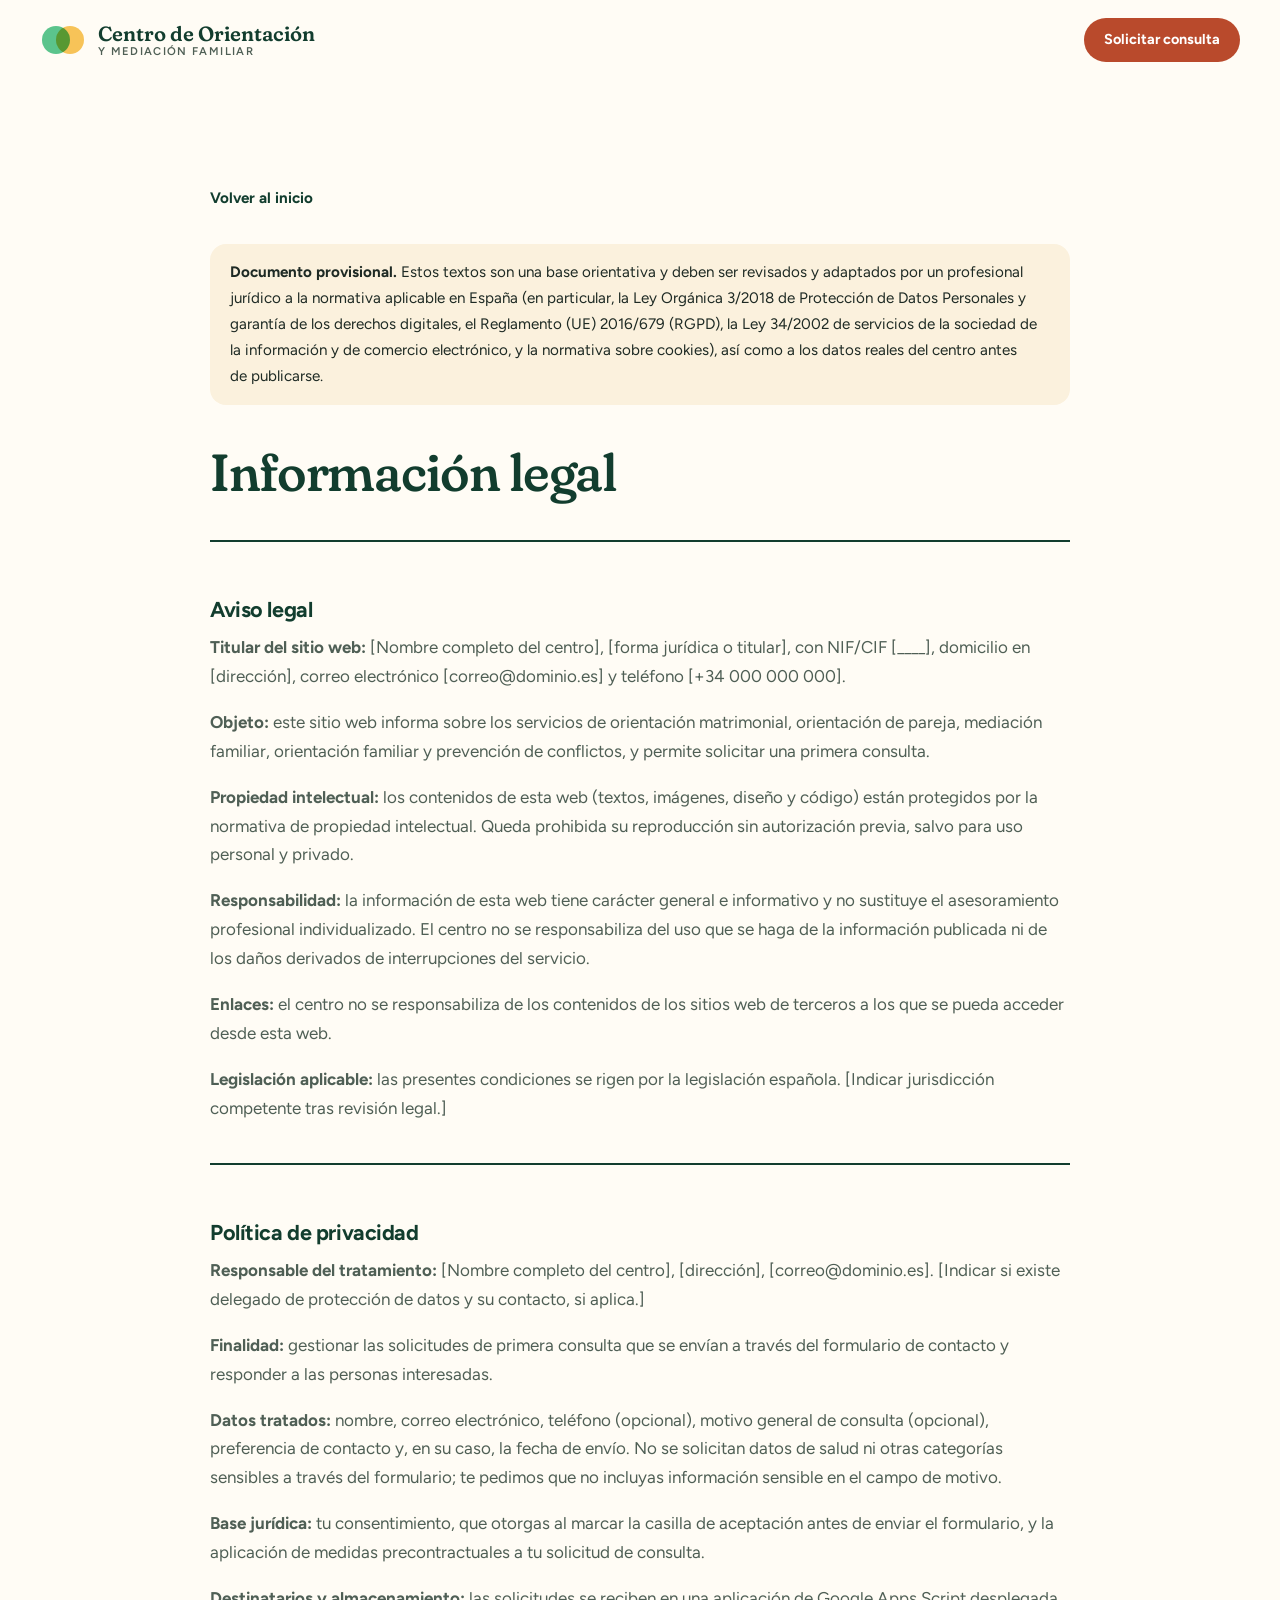
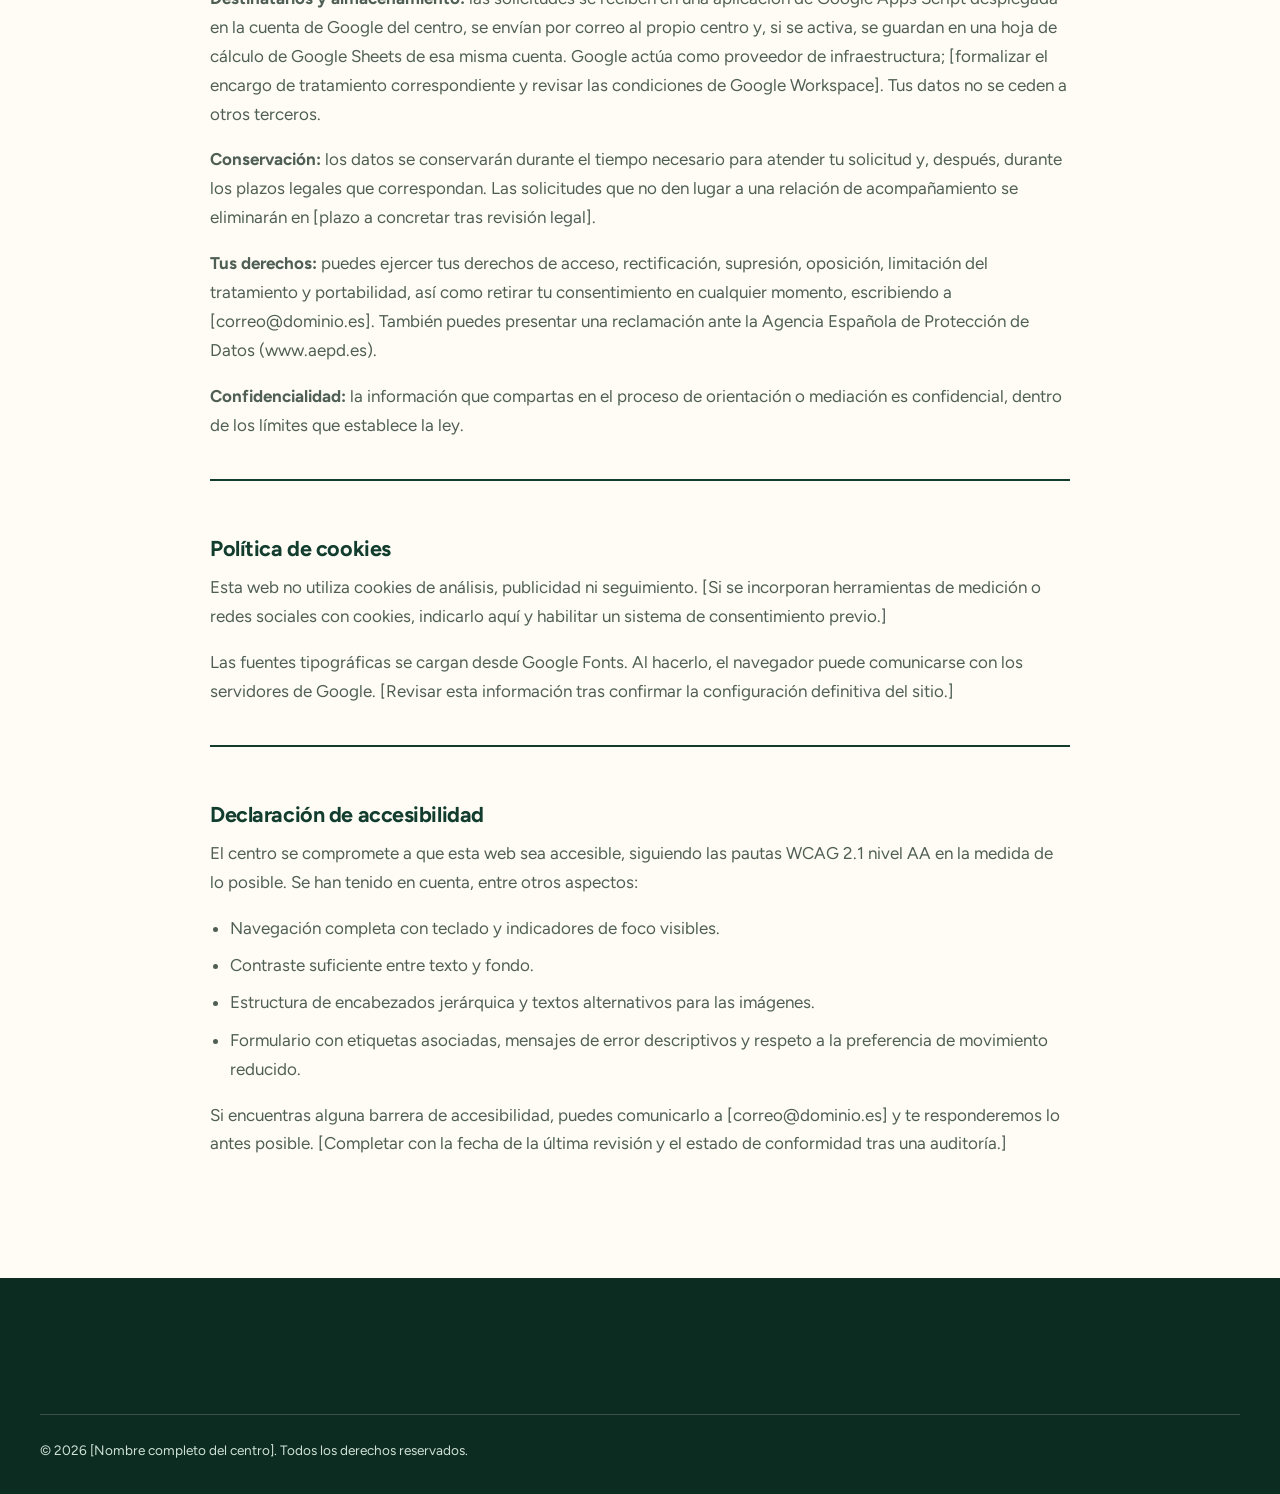
<file: legal.html>
<!doctype html>
<html lang="es">
<head>
  <meta charset="utf-8">
  <meta name="viewport" content="width=device-width, initial-scale=1, viewport-fit=cover, interactive-widget=resizes-content">
  <meta name="color-scheme" content="light">
  <title>Información legal y accesibilidad | Centro de Orientación y Mediación Familiar</title>
  <meta name="description" content="Aviso legal, política de privacidad, política de cookies y declaración de accesibilidad del Centro de Orientación y Mediación Familiar.">
  <meta name="robots" content="noindex, follow">
  <meta name="theme-color" content="#FFFCF5">

  <link rel="preconnect" href="https://fonts.googleapis.com">
  <link rel="preconnect" href="https://fonts.gstatic.com" crossorigin>
  <link href="https://fonts.googleapis.com/css2?family=Figtree:wght@400;500;600;700&family=Fraunces:ital,opsz,wght,SOFT@0,9..144,400..700,100;1,9..144,400..700,100&display=swap" rel="stylesheet">

  <link rel="stylesheet" href="css/styles.css">
  <style>
    .legal { padding-block: clamp(56px, 8vw, 104px); }
    .legal h1 { font-size: var(--step-2); margin-bottom: 0.4em; }
    .legal h2 { font-size: var(--step-1); font-family: var(--font-body); font-weight: 700; margin-top: 2.5rem; color: var(--pine); }
    .legal section { padding-top: 16px; border-top: 2px solid var(--pine); margin-top: 40px; scroll-margin-top: 96px; }
    .legal p, .legal li { overflow-wrap: anywhere; }
    .legal ul { padding-left: 1.2em; color: var(--muted); }
    .legal li { margin-bottom: 0.5em; }
    .draft-note { padding: 16px 20px; margin-bottom: 40px; background: var(--cream); border-radius: var(--radius); font-size: 0.95rem; color: var(--ink); }
    .back { display: inline-block; margin-bottom: 32px; font-weight: 700; font-size: 0.95rem; color: var(--pine); }
    .back::after { display: none; }
    @media (max-width: 420px) { .header-actions .btn-small { display: none; } }
  </style>
  <script>document.documentElement.classList.add("js");</script>
</head>
<body>
  <a class="skip-link" href="#main">Saltar al contenido</a>

  <header class="site-header">
    <div class="container header-inner">
      <a class="brand" href="index.html" aria-label="Volver a la página de inicio">
        <svg class="brand-mark" viewBox="0 0 46 32" aria-hidden="true"><circle cx="16" cy="16" r="14" fill="#5BC48C"/><circle cx="30" cy="16" r="14" fill="#F7C65B" style="mix-blend-mode:multiply"/></svg>
        <span class="brand-text">
          <span class="brand-name">Centro de Orientación</span>
          <span class="brand-sub">y Mediación Familiar</span>
        </span>
      </a>
      <div class="header-actions">
        <a class="btn btn-primary btn-small" href="index.html#contacto"><span class="btn-long">Solicitar consulta</span><span class="btn-short">Consulta</span></a>
      </div>
    </div>
  </header>

  <main id="main" class="legal">
    <div class="container narrow">
      <a class="back link-more" href="index.html">Volver al inicio</a>

      <p class="draft-note">
        <strong>Documento provisional.</strong> Estos textos son una base orientativa y deben ser revisados y adaptados por un profesional jurídico a la normativa aplicable en España (en particular, la Ley Orgánica 3/2018 de Protección de Datos Personales y garantía de los derechos digitales, el Reglamento (UE) 2016/679 (RGPD), la Ley 34/2002 de servicios de la sociedad de la información y de comercio electrónico, y la normativa sobre cookies), así como a los datos reales del centro antes de publicarse.
      </p>

      <h1>Información legal</h1>

      <section id="aviso" aria-labelledby="aviso-title">
        <h2 id="aviso-title">Aviso legal</h2>
        <p><strong>Titular del sitio web:</strong> [Nombre completo del centro], [forma jurídica o titular], con NIF/CIF [____], domicilio en [dirección], correo electrónico [correo@dominio.es] y teléfono [+34 000 000 000].</p>
        <p><strong>Objeto:</strong> este sitio web informa sobre los servicios de orientación matrimonial, orientación de pareja, mediación familiar, orientación familiar y prevención de conflictos, y permite solicitar una primera consulta.</p>
        <p><strong>Propiedad intelectual:</strong> los contenidos de esta web (textos, imágenes, diseño y código) están protegidos por la normativa de propiedad intelectual. Queda prohibida su reproducción sin autorización previa, salvo para uso personal y privado.</p>
        <p><strong>Responsabilidad:</strong> la información de esta web tiene carácter general e informativo y no sustituye el asesoramiento profesional individualizado. El centro no se responsabiliza del uso que se haga de la información publicada ni de los daños derivados de interrupciones del servicio.</p>
        <p><strong>Enlaces:</strong> el centro no se responsabiliza de los contenidos de los sitios web de terceros a los que se pueda acceder desde esta web.</p>
        <p><strong>Legislación aplicable:</strong> las presentes condiciones se rigen por la legislación española. [Indicar jurisdicción competente tras revisión legal.]</p>
      </section>

      <section id="privacidad" aria-labelledby="privacidad-title">
        <h2 id="privacidad-title">Política de privacidad</h2>
        <p><strong>Responsable del tratamiento:</strong> [Nombre completo del centro], [dirección], [correo@dominio.es]. [Indicar si existe delegado de protección de datos y su contacto, si aplica.]</p>
        <p><strong>Finalidad:</strong> gestionar las solicitudes de primera consulta que se envían a través del formulario de contacto y responder a las personas interesadas.</p>
        <p><strong>Datos tratados:</strong> nombre, correo electrónico, teléfono (opcional), motivo general de consulta (opcional), preferencia de contacto y, en su caso, la fecha de envío. No se solicitan datos de salud ni otras categorías sensibles a través del formulario; te pedimos que no incluyas información sensible en el campo de motivo.</p>
        <p><strong>Base jurídica:</strong> tu consentimiento, que otorgas al marcar la casilla de aceptación antes de enviar el formulario, y la aplicación de medidas precontractuales a tu solicitud de consulta.</p>
        <p><strong>Destinatarios y almacenamiento:</strong> las solicitudes se reciben en una aplicación de Google Apps Script desplegada en la cuenta de Google del centro, se envían por correo al propio centro y, si se activa, se guardan en una hoja de cálculo de Google Sheets de esa misma cuenta. Google actúa como proveedor de infraestructura; [formalizar el encargo de tratamiento correspondiente y revisar las condiciones de Google Workspace]. Tus datos no se ceden a otros terceros.</p>
        <p><strong>Conservación:</strong> los datos se conservarán durante el tiempo necesario para atender tu solicitud y, después, durante los plazos legales que correspondan. Las solicitudes que no den lugar a una relación de acompañamiento se eliminarán en [plazo a concretar tras revisión legal].</p>
        <p><strong>Tus derechos:</strong> puedes ejercer tus derechos de acceso, rectificación, supresión, oposición, limitación del tratamiento y portabilidad, así como retirar tu consentimiento en cualquier momento, escribiendo a [correo@dominio.es]. También puedes presentar una reclamación ante la Agencia Española de Protección de Datos (www.aepd.es).</p>
        <p><strong>Confidencialidad:</strong> la información que compartas en el proceso de orientación o mediación es confidencial, dentro de los límites que establece la ley.</p>
      </section>

      <section id="cookies" aria-labelledby="cookies-title">
        <h2 id="cookies-title">Política de cookies</h2>
        <p>Esta web no utiliza cookies de análisis, publicidad ni seguimiento. [Si se incorporan herramientas de medición o redes sociales con cookies, indicarlo aquí y habilitar un sistema de consentimiento previo.]</p>
        <p>Las fuentes tipográficas se cargan desde Google Fonts. Al hacerlo, el navegador puede comunicarse con los servidores de Google. [Revisar esta información tras confirmar la configuración definitiva del sitio.]</p>
      </section>

      <section id="accesibilidad" aria-labelledby="accesibilidad-title">
        <h2 id="accesibilidad-title">Declaración de accesibilidad</h2>
        <p>El centro se compromete a que esta web sea accesible, siguiendo las pautas WCAG 2.1 nivel AA en la medida de lo posible. Se han tenido en cuenta, entre otros aspectos:</p>
        <ul>
          <li>Navegación completa con teclado y indicadores de foco visibles.</li>
          <li>Contraste suficiente entre texto y fondo.</li>
          <li>Estructura de encabezados jerárquica y textos alternativos para las imágenes.</li>
          <li>Formulario con etiquetas asociadas, mensajes de error descriptivos y respeto a la preferencia de movimiento reducido.</li>
        </ul>
        <p>Si encuentras alguna barrera de accesibilidad, puedes comunicarlo a [correo@dominio.es] y te responderemos lo antes posible. [Completar con la fecha de la última revisión y el estado de conformidad tras una auditoría.]</p>
      </section>
    </div>
  </main>

  <footer class="site-footer">
    <div class="container footer-bottom">
      <p>© <span data-year>2026</span> <span data-cfg="centerName">[Nombre completo del centro]</span>. Todos los derechos reservados.</p>
    </div>
  </footer>

  <script src="js/config.js"></script>
  <script src="js/main.js"></script>
</body>
</html>
</file>
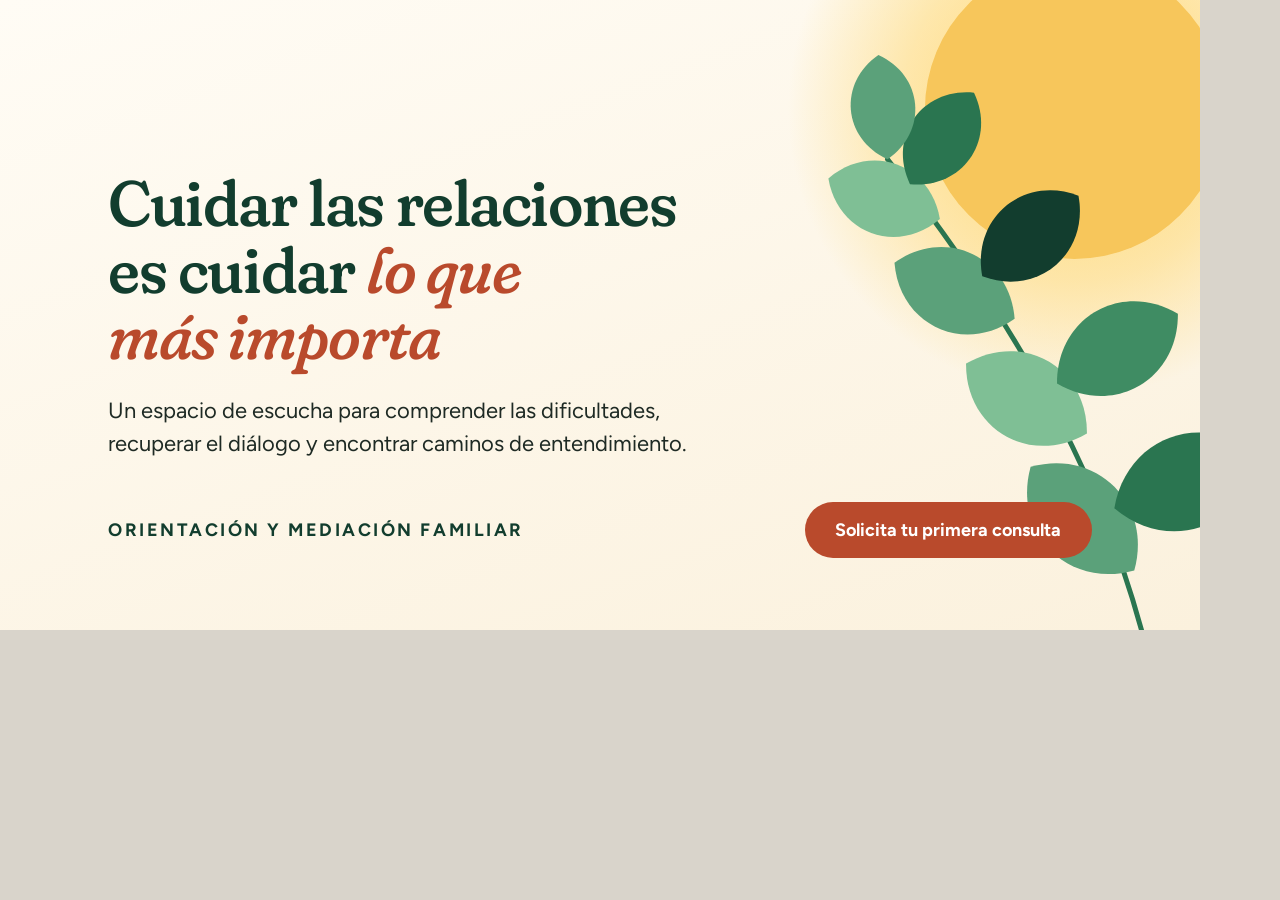
<file: assets/banners/source/banner.html>
<!doctype html>
<html lang="es">
<head>
  <meta charset="utf-8">
  <meta name="viewport" content="width=device-width, initial-scale=1">
  <title>Banner | Centro de Orientación y Mediación Familiar</title>
  <!--
    Fuente de los banners. Se elige estilo y tamaño por la URL:
      banner.html?style=organic|editorial|sun&size=og|square|cover
    Los PNG se generan con: node scripts/export-banners.js
    Todo el texto está en HTML/CSS (editable); las formas son CSS/SVG, sin imágenes externas.
    Misma paleta y tipografías que la web: «la luz del día».
  -->
  <link rel="preconnect" href="https://fonts.googleapis.com">
  <link rel="preconnect" href="https://fonts.gstatic.com" crossorigin>
  <link href="https://fonts.googleapis.com/css2?family=Figtree:wght@500;600;700&family=Fraunces:ital,opsz,wght,SOFT@0,9..144,500..600,100;1,9..144,500,100&display=swap" rel="stylesheet">
  <style>
    :root {
      --paper: #FFFCF5;
      --cream: #FBF1DD;
      --butter: #F7E3B8;
      --sun: #F7C65B;
      --leaf: #2A7550;
      --green: #5BA17A;
      --pine: #123D2E;
      --clay: #B94A2C;
      --ink: #1E2A24;
      --muted: #4F5F55;
      --serif: "Fraunces", Georgia, serif;
      --sans: "Figtree", system-ui, sans-serif;
    }

    * { box-sizing: border-box; }
    html, body { margin: 0; background: #d9d4cb; }

    /* ---------- Tamaños exactos de plataforma ---------- */
    .banner {
      position: relative;
      width: var(--w);
      height: var(--h);
      overflow: hidden;
      font-family: var(--sans);
      color: var(--ink);
      -webkit-font-smoothing: antialiased;
    }

    .size-og     { --w: 1200px; --h: 630px;  --px: 108px; --py: 72px; --h1: 64px; --kicker: 18px; --sub: 22px; --cta-h: 56px; --cta-fs: 18px; --maxw: 62%; }
    .size-square { --w: 1080px; --h: 1080px; --px: 120px; --py: 120px; --h1: 90px; --kicker: 22px; --sub: 28px; --cta-h: 66px; --cta-fs: 22px; --maxw: 100%; }
    .size-cover  { --w: 820px;  --h: 312px;  --px: 64px;  --py: 40px;  --h1: 34px; --kicker: 16px; --sub: 16px; --cta-h: 44px; --cta-fs: 16px; --maxw: 58%; }

    /* ---------- Contenido (siempre dentro de la zona segura) ---------- */
    .content {
      position: absolute;
      inset: var(--py) var(--px);
      display: flex;
      flex-direction: column;
      justify-content: center;
      z-index: 2;
    }

    /* Firma del centro abajo a la izquierda, a la altura del botón (no va sobre el titular) */
    .kicker {
      position: absolute;
      left: 0;
      bottom: 0;
      display: flex;
      align-items: center;
      min-height: var(--cta-h);
      max-width: 46%;
      line-height: 1.35;
      margin: 0;
      font-size: var(--kicker);
      font-weight: 700;
      letter-spacing: 0.14em;
      text-transform: uppercase;
      color: var(--pine);
    }

    h1 {
      max-width: var(--maxw);
      margin: 0;
      font-family: var(--serif);
      font-variation-settings: "SOFT" 100;
      font-weight: 520;
      font-size: var(--h1);
      line-height: 1.04;
      letter-spacing: -0.022em;
      color: var(--pine);
      text-wrap: balance;
    }

    h1 em { font-style: italic; font-weight: 500; color: var(--clay); }

    .sub {
      max-width: var(--maxw);
      margin: 1.1em 0 0;
      font-size: var(--sub);
      line-height: 1.5;
      color: var(--ink);
    }

    .cta {
      position: absolute;
      right: 0;
      bottom: 0;
      display: inline-flex;
      align-items: center;
      height: var(--cta-h);
      padding: 0 1.7em;
      border-radius: 999px;
      background: var(--clay);
      color: #fff;
      font-size: var(--cta-fs);
      font-weight: 700;
      white-space: nowrap;
    }

    .size-cover .sub { display: none; }
    .size-cover .kicker { display: none; } /* Facebook ya muestra el nombre de la página junto a la portada */

    .art { position: absolute; inset: 0; z-index: 1; display: none; }

    /* =====================================================================
       Dirección 1 · Natural / orgánica: ramas verdes y un sol sobre crema
       ===================================================================== */
    .style-organic { background: linear-gradient(160deg, var(--paper) 0%, var(--cream) 100%); }
    .style-organic .art-organic { display: block; }
    .art-organic svg { position: absolute; right: -2%; top: 0; height: 100%; width: 54%; }
    .size-square.style-organic .art-organic svg {
      width: 100%; height: 40%; top: auto; bottom: -2%; right: 0;
      -webkit-mask-image: linear-gradient(to bottom, transparent 0, #000 30%);
      mask-image: linear-gradient(to bottom, transparent 0, #000 30%);
    }
    .size-cover.style-organic .art-organic svg { width: 38%; }
    .size-square.style-organic .content { justify-content: flex-start; padding-top: 20px; }
    .size-square.style-organic h1 { max-width: 82%; }
    .size-square.style-organic .sub { max-width: 64%; }
    .size-square.style-organic .cta { bottom: 20px; }
    .size-square.style-organic .kicker { bottom: 20px; }

    /* =====================================================================
       Dirección 2 · Editorial: banda de pino, filetes y titular protagonista
       ===================================================================== */
    .style-editorial { background: var(--cream); }
    .style-editorial .art-editorial { display: block; }
    .art-editorial .band { position: absolute; left: 0; top: 0; bottom: 0; width: 17%; background: var(--pine); }
    .art-editorial .mark { position: absolute; left: 50%; top: 50%; width: 52%; aspect-ratio: 1.45; transform: translate(-50%, -50%); }
    .art-editorial .mark i { position: absolute; top: 0; bottom: 0; width: 69%; border-radius: 50%; mix-blend-mode: screen; }
    .art-editorial .mark i:first-child { left: 0; background: #2F8F63; }
    .art-editorial .mark i:last-child { right: 0; background: #E0A93B; }
    .art-editorial .rule { position: absolute; left: 17%; right: 0; top: 0; height: 8px; background: var(--sun); }

    .style-editorial .content { left: calc(17% + var(--px) * 0.55); right: var(--px); }
    .style-editorial h1 { max-width: 100%; }
    .size-og.style-editorial h1 { font-size: 58px; }
    .style-editorial .sub { max-width: 80%; }
    .size-square.style-editorial .art-editorial .band { width: 14%; }
    .size-square.style-editorial .rule { left: 14%; }
    .size-square.style-editorial .content { left: calc(14% + 80px); right: 100px; justify-content: center; }
    .size-cover.style-editorial .art-editorial .band { width: 15%; }
    .size-cover.style-editorial .rule { left: 15%; height: 6px; }
    .size-cover.style-editorial .content { left: calc(15% + 36px); right: 48px; }
    .size-cover.style-editorial h1 { max-width: 62%; }

    /* =====================================================================
       Dirección 3 · Sol: un sol grande sobre colinas verdes
       ===================================================================== */
    .style-sun { background: linear-gradient(180deg, #CDE8F0 0%, #FFF3D6 62%, var(--cream) 100%); }
    .style-sun .art-sun { display: block; }
    .art-sun .disc {
      position: absolute; right: 8%; top: 12%; width: 36%; aspect-ratio: 1; border-radius: 50%;
      background: radial-gradient(circle, #FFD66B 0 50%, rgba(255, 214, 107, 0.55) 62%, rgba(255, 214, 107, 0) 76%);
    }
    .art-sun .core { position: absolute; right: 13.5%; top: 21%; width: 25%; aspect-ratio: 1; border-radius: 50%; background: var(--sun); }
    .art-sun svg { position: absolute; left: 0; right: 0; bottom: 0; width: 100%; height: 36%; }
    .size-square .art-sun .disc { top: auto; bottom: 24%; right: 4%; width: 54%; }
    .size-square .art-sun .core { top: auto; bottom: 33%; right: 11.5%; width: 39%; }
    .size-square .art-sun svg { height: 30%; }
    .size-cover .art-sun .disc { width: 50%; right: -4%; top: -6%; }
    .size-cover .art-sun .core { width: 34%; right: 4%; top: 4%; }
    .size-cover .art-sun svg { height: 34%; }
    .style-sun h1, .style-sun .sub { text-shadow: 0 0 22px rgba(255, 252, 245, 0.85); }
    .size-square.style-sun .content { justify-content: flex-start; padding-top: 20px; }
    .size-square.style-sun h1 { max-width: 86%; }
    .size-square.style-sun .sub { max-width: 66%; }
    .size-square.style-sun .cta, .size-square.style-sun .kicker { bottom: 20px; }
    .style-sun .kicker { padding: 0 1.3em; border-radius: 999px; background: var(--paper); color: var(--pine); } /* pastilla clara: contraste asegurado sobre las colinas */
    .style-sun .cta { box-shadow: 0 6px 0 rgba(0, 0, 0, 0.12); }
  </style>
</head>
<body>
  <div id="banner" class="banner style-organic size-og">

    <!-- Arte: solo CSS / SVG -->
    <div class="art art-organic" aria-hidden="true">
      <svg viewBox="0 0 520 630" preserveAspectRatio="xMaxYMid slice">
        <defs>
          <path id="leaf" d="M0 0 C 26 -46 86 -46 112 0 C 86 46 26 46 0 0 Z"/>
          <radialGradient id="sg"><stop offset="0" stop-color="#FFD66B"/><stop offset=".6" stop-color="#FFD66B" stop-opacity=".5"/><stop offset="1" stop-color="#FFD66B" stop-opacity="0"/></radialGradient>
        </defs>
        <circle cx="400" cy="150" r="230" fill="url(#sg)"/>
        <circle cx="400" cy="150" r="120" fill="#F7C65B"/>
        <path d="M470 640 C 440 470 360 330 250 190" fill="none" stroke="#2A7550" stroke-width="4" stroke-linecap="round"/>
        <g>
          <use href="#leaf" transform="translate(448 520) rotate(-135) scale(1.05)" fill="#5BA17A"/>
          <use href="#leaf" transform="translate(432 470) rotate(-20) scale(1.1)" fill="#2A7550"/>
          <use href="#leaf" transform="translate(410 410) rotate(-150) scale(1.0)" fill="#7FBF95"/>
          <use href="#leaf" transform="translate(386 370) rotate(-30) scale(1.0)" fill="#3F8C63"/>
          <use href="#leaf" transform="translate(352 318) rotate(-155) scale(0.95)" fill="#5BA17A"/>
          <use href="#leaf" transform="translate(326 284) rotate(-40) scale(0.9)" fill="#123D2E"/>
          <use href="#leaf" transform="translate(292 238) rotate(-160) scale(0.85)" fill="#7FBF95"/>
          <use href="#leaf" transform="translate(268 210) rotate(-55) scale(0.8)" fill="#2A7550"/>
          <use href="#leaf" transform="translate(250 190) rotate(-95) scale(0.75)" fill="#5BA17A"/>
        </g>
      </svg>
    </div>

    <div class="art art-editorial" aria-hidden="true">
      <div class="band"><span class="mark"><i></i><i></i></span></div>
      <div class="rule"></div>
    </div>

    <div class="art art-sun" aria-hidden="true">
      <span class="disc"></span>
      <span class="core"></span>
      <svg viewBox="0 0 600 200" preserveAspectRatio="none">
        <path d="M0 80C120 40 240 70 360 90S520 70 600 40V200H0z" fill="#A9D2B4"/>
        <path d="M0 120C140 80 260 110 380 124S530 110 600 90V200H0z" fill="#5BA17A"/>
        <path d="M0 160C160 126 280 150 400 160S540 150 600 138V200H0z" fill="#2A7550"/>
      </svg>
    </div>

    <!-- Texto: HTML real, editable -->
    <div class="content">
      <p class="kicker">Orientación y mediación familiar</p>
      <h1>Cuidar las relaciones es cuidar <em>lo que más importa</em></h1>
      <p class="sub">Un espacio de escucha para comprender las dificultades, recuperar el diálogo y encontrar caminos de entendimiento.</p>
      <span class="cta">Solicita tu primera consulta</span>
    </div>
  </div>

  <script>
    var params = new URLSearchParams(location.search);
    var style = ["organic", "editorial", "sun"].includes(params.get("style")) ? params.get("style") : "organic";
    var size = ["og", "square", "cover"].includes(params.get("size")) ? params.get("size") : "og";
    document.getElementById("banner").className = "banner style-" + style + " size-" + size;
  </script>
</body>
</html>
</file>
<file: css/styles.css>
/* ==========================================================================
   Centro de Orientación y Mediación Familiar
   Concepto: «la luz del día». Una página que amanece contigo.
   ========================================================================== */
:root {
  /* Luz y papel */
  --paper: #FFFCF5;
  --cream: #FBF1DD;
  --butter: #F7E3B8;
  --mint: #E7F3EA;

  /* Color */
  --sun: #F7C65B;
  --apricot: #F4A261;
  --clay: #B94A2C;
  --clay-dark: #9A3B21;
  --leaf: #2A7550;
  --pine: #123D2E;
  --pine-deep: #0C2B21;

  /* Texto */
  --ink: #1E2A24;
  --muted: #4F5F55;
  --on-dark: #FFF6E3;
  --on-dark-muted: #CFE1D6;
  --line: rgba(18, 61, 46, 0.16);
  --line-dark: rgba(255, 246, 227, 0.2);

  --error: #A63A24;

  --font-display: "Fraunces", "Iowan Old Style", Georgia, serif;
  --font-body: "Figtree", system-ui, -apple-system, "Segoe UI", Roboto, sans-serif;

  --step--1: clamp(0.84rem, 0.82rem + 0.1vw, 0.92rem);
  --step-0: clamp(1rem, 0.96rem + 0.2vw, 1.0625rem);
  --step-1: clamp(1.15rem, 1.05rem + 0.45vw, 1.35rem);
  --step-2: clamp(2rem, 1.5rem + 2.2vw, 3.3rem);
  --step-3: clamp(2.6rem, 1.5rem + 3.7vw, 4.6rem);

  --container: 1200px;
  --gutter: max(20px, env(safe-area-inset-left, 0px), env(safe-area-inset-right, 0px));
  --section-y: clamp(80px, 11vw, 144px);
  --radius: 16px;
  --radius-lg: 28px;
  --shadow: 0 1px 2px rgba(18, 61, 46, 0.06), 0 22px 44px -22px rgba(18, 61, 46, 0.32);

  /* Movimiento */
  --ease-out: cubic-bezier(0.23, 1, 0.32, 1);
  --ease-in-out: cubic-bezier(0.77, 0, 0.175, 1);
  --dur-fast: 150ms;
  --dur: 220ms;
}

*,
*::before,
*::after { box-sizing: border-box; }

[hidden] { display: none !important; }

html {
  -webkit-tap-highlight-color: transparent;
  scroll-behavior: smooth;
  scroll-padding-top: 96px;
  -webkit-text-size-adjust: 100%;
  accent-color: var(--leaf);
  caret-color: var(--clay);
  scrollbar-color: var(--leaf) var(--cream);
  scrollbar-width: thin;
}

::selection { background: var(--sun); color: var(--pine); }

body {
  margin: 0;
  background: var(--paper);
  color: var(--ink);
  font-family: var(--font-body);
  font-size: var(--step-0);
  line-height: 1.7;
  -webkit-font-smoothing: antialiased;
  text-rendering: optimizeLegibility;
  overflow-x: clip;
}

img, svg { display: block; max-width: 100%; }

h1, h2, h3, h4 {
  overflow-wrap: anywhere;
  margin: 0 0 0.6em;
  font-family: var(--font-display);
  font-optical-sizing: auto;
  font-variation-settings: "SOFT" 100;
  font-weight: 500;
  line-height: 1.04;
  color: var(--pine);
  text-wrap: balance;
}

h1 { font-size: var(--step-3); letter-spacing: -0.025em; font-weight: 520; }
h2 { font-size: var(--step-2); letter-spacing: -0.02em; }
h3 { font-size: var(--step-1); line-height: 1.2; letter-spacing: -0.01em; }
h4 { font-size: 1.55rem; }

p, li, dd, summary { overflow-wrap: anywhere; }
p { margin: 0 0 1em; color: var(--muted); text-wrap: pretty; }

a { color: var(--leaf); text-decoration-thickness: 1px; text-underline-offset: 0.2em; }

@media (hover: hover) and (pointer: fine) {
  a:hover { color: var(--clay); }
}

a, button, summary, .choice, .consent { touch-action: manipulation; }

button, .btn, .choice, summary, .nav-toggle, .to-top, .site-nav a {
  -webkit-user-select: none;
  user-select: none;
  -webkit-touch-callout: none;
}

:focus-visible { outline: 3px solid var(--clay); outline-offset: 3px; border-radius: 4px; }

.container { width: min(100% - var(--gutter) * 2, var(--container)); margin-inline: auto; }
.narrow { max-width: 860px; }

.sr-only {
  position: absolute; width: 1px; height: 1px; padding: 0; margin: -1px;
  overflow: hidden; clip: rect(0, 0, 0, 0); white-space: nowrap; border: 0;
}

.skip-link {
  position: absolute; left: 16px; top: -100px; z-index: 100;
  padding: 10px 16px; background: var(--pine); color: var(--on-dark);
  border-radius: 8px; text-decoration: none;
}
.skip-link:focus { top: 12px; }

.text-large { max-width: 60ch; font-size: var(--step-1); line-height: 1.6; color: var(--ink); }
.lead { max-width: 36ch; font-size: var(--step-1); color: var(--ink); }

.section { padding-block: var(--section-y); }
.section-cream { background: var(--cream); }
.section-mint { background: var(--mint); }

.section-dark { background: var(--pine); color: var(--on-dark); }
.section-dark h2, .section-dark h3, .section-dark h4 { color: var(--on-dark); }
.section-dark p, .section-dark li, .section-dark dd { color: var(--on-dark-muted); }
.section-dark a { color: var(--sun); }
.section-dark :focus-visible { outline-color: var(--sun); }

.section-head { max-width: 700px; margin-bottom: clamp(44px, 6vw, 72px); }
.section-head h2 { margin-bottom: 0.5em; }
.section-head p:last-child { margin-bottom: 0; }

/* ==========================================================================
   Botones
   ========================================================================== */
.btn {
  display: inline-flex; align-items: center; justify-content: center; gap: 0.6em;
  min-height: 52px; padding: 0.8em 1.8em;
  border: 2px solid transparent; border-radius: 999px;
  font: inherit; font-size: 0.97rem; font-weight: 700; line-height: 1.2; text-align: center;
  text-decoration: none; cursor: pointer;
  transition: transform var(--dur-fast) var(--ease-out), background-color var(--dur) var(--ease-out),
    color var(--dur) var(--ease-out), border-color var(--dur) var(--ease-out);
}
.btn:active:not(:disabled) { transform: scale(0.97); }
.btn:disabled { opacity: 0.6; cursor: progress; }

.btn-primary { background: var(--clay); color: #fff; }
.btn-ghost { background: transparent; border-color: var(--pine); color: var(--pine); }
.section-dark .btn-ghost { border-color: var(--on-dark); color: var(--on-dark); }

@media (hover: hover) and (pointer: fine) {
  .btn-primary:hover { background: var(--clay-dark); color: #fff; }
  .btn-ghost:hover { background: var(--pine); color: var(--on-dark); }
  .section-dark .btn-ghost:hover { background: var(--on-dark); color: var(--pine); }
}

.btn-small { min-height: 44px; padding: 0.5em 1.25em; font-size: 0.9rem; white-space: nowrap; }
.btn-block { width: 100%; }

.link-more {
  display: inline-flex; align-items: center; gap: 0.5em; padding: 0; border: 0; background: none;
  font: inherit; font-size: 0.95rem; font-weight: 700; color: var(--pine); text-decoration: none; cursor: pointer;
  background-image: linear-gradient(currentColor, currentColor);
  background-size: 0% 2px; background-position: 0 100%; background-repeat: no-repeat;
  transition: background-size var(--dur) var(--ease-out);
}
.link-more::after {
  content: ""; width: 8px; height: 8px;
  border-right: 2px solid currentColor; border-bottom: 2px solid currentColor;
  transform: translateY(-2px) rotate(45deg);
  transition: transform var(--dur) var(--ease-out);
}
@media (hover: hover) and (pointer: fine) {
  .link-more:hover { background-size: 100% 2px; color: var(--pine); }
}
.link-more:active { opacity: 0.7; }

/* ==========================================================================
   Cabecera
   ========================================================================== */
.site-header {
  position: sticky; top: 0; z-index: 50;
  padding-top: env(safe-area-inset-top, 0px);
  background: var(--paper);
  border-bottom: 1px solid transparent;
  transition: border-color var(--dur) var(--ease-out), box-shadow var(--dur) var(--ease-out);
}
.site-header.is-scrolled { border-bottom-color: var(--line); box-shadow: 0 10px 30px -22px rgba(18, 61, 46, 0.5); }

.header-inner { display: flex; align-items: center; justify-content: space-between; gap: 24px; min-height: 80px; }

.brand { display: flex; align-items: center; gap: 12px; min-width: 0; color: var(--pine); text-decoration: none; }
.brand-mark { flex: none; width: 46px; height: 32px; }
.brand-text { display: flex; flex-direction: column; min-width: 0; line-height: 1.1; }
.brand-name { font-family: var(--font-display); font-variation-settings: "SOFT" 100; font-size: 1.28rem; font-weight: 600; }
.brand-sub { font-size: 0.7rem; font-weight: 600; letter-spacing: 0.12em; text-transform: uppercase; color: var(--muted); }

.site-nav ul { display: flex; gap: clamp(18px, 2.4vw, 34px); margin: 0; padding: 0; list-style: none; }
.site-nav a {
  position: relative; padding-block: 6px;
  color: var(--ink); font-size: 0.95rem; font-weight: 600; text-decoration: none;
}
.site-nav a::after {
  content: ""; position: absolute; left: 0; right: 0; bottom: 0; height: 3px; border-radius: 2px;
  background: var(--sun); transform: scaleX(0); transform-origin: left;
  transition: transform var(--dur) var(--ease-out);
}
@media (hover: hover) and (pointer: fine) {
  .site-nav a:hover { color: var(--ink); }
  .site-nav a:hover::after { transform: scaleX(1); }
}

.header-actions { display: flex; flex-shrink: 0; align-items: center; gap: 12px; }
.btn-short { display: none; }
.site-nav .nav-cta { display: none; }

.nav-toggle {
  display: none; width: 46px; height: 46px; padding: 0;
  border: 2px solid var(--pine); border-radius: 50%; background: var(--paper); cursor: pointer;
  transition: transform var(--dur-fast) var(--ease-out);
}
.nav-toggle:active { transform: scale(0.96); }
.nav-toggle-bars, .nav-toggle-bars::before, .nav-toggle-bars::after {
  display: block; width: 18px; height: 2px; margin-inline: auto; background: var(--pine); border-radius: 2px;
  transition: transform var(--dur) var(--ease-out), background-color var(--dur) var(--ease-out);
}
.nav-toggle-bars { position: relative; }
.nav-toggle-bars::before, .nav-toggle-bars::after { content: ""; position: absolute; left: 0; right: 0; }
.nav-toggle-bars::before { top: -6px; }
.nav-toggle-bars::after { top: 6px; }
.nav-toggle[aria-expanded="true"] .nav-toggle-bars { background: transparent; }
.nav-toggle[aria-expanded="true"] .nav-toggle-bars::before { transform: translateY(6px) rotate(45deg); }
.nav-toggle[aria-expanded="true"] .nav-toggle-bars::after { transform: translateY(-6px) rotate(-45deg); }

@media (min-width: 921px) {
  .site-nav .nav-cta { display: none; }
}

@media (max-width: 920px) {
  .nav-toggle { display: block; }
  .site-nav {
    position: absolute; top: 100%; left: 0; right: 0;
    background: var(--paper); border-bottom: 1px solid var(--line);
    box-shadow: 0 24px 40px -24px rgba(18, 61, 46, 0.4);
    opacity: 0; transform: translateY(-8px); transform-origin: top;
    pointer-events: none; visibility: hidden;
    transition: opacity var(--dur-fast) var(--ease-out), transform var(--dur-fast) var(--ease-out),
      visibility 0s linear var(--dur-fast);
  }
  .site-nav.is-open {
    opacity: 1; transform: translateY(0); pointer-events: auto; visibility: visible;
    transition-duration: var(--dur), var(--dur), 0s; transition-delay: 0s;
  }
  .site-nav ul { flex-direction: column; gap: 0; padding: 8px var(--gutter) 20px; }
  .site-nav a { display: block; padding: 14px 0; font-size: 1.05rem; border-bottom: 1px solid var(--line); }
  .site-nav a::after { display: none; }
  .site-nav li:last-child a { border-bottom: 0; }
  .site-nav .nav-cta { display: block; padding-top: 16px; }
  .site-nav .nav-cta a { display: flex; padding: 0.8em 1.7em; border-bottom: 0; color: #fff; }
}

@media (max-width: 560px) {
  .header-inner { gap: 12px; }
  .brand { gap: 10px; }
  .brand-mark { width: 38px; height: 26px; }
  .brand-name { font-size: 1.05rem; overflow-wrap: anywhere; }
  .header-actions .btn-small { padding-inline: 1em; }
  .btn-long { display: none; }
  .btn-short { display: inline; }
}
@media (max-width: 420px) {
  .brand-sub { display: none; }
  .header-actions:has(.nav-toggle) .btn-small { display: none; }
}

/* ==========================================================================
   Portada
   ========================================================================== */
.hero { position: relative; overflow: clip; background: var(--cream); padding-block: clamp(32px, 5vw, 64px) clamp(72px, 9vw, 120px); }

.hero-sun-wrap { position: absolute; right: -6%; top: -8%; width: min(62vw, 760px); aspect-ratio: 1; pointer-events: none; }
.hero-sun {
  width: 100%; height: 100%; border-radius: 50%;
  background: radial-gradient(circle, #FFD66B 0 46%, rgba(255, 214, 107, 0.55) 56%, rgba(255, 214, 107, 0) 72%);
}

.hero-grid {
  position: relative; z-index: 1;
  display: grid; grid-template-columns: 1.1fr 0.9fr; align-items: center;
  gap: clamp(40px, 6vw, 96px);
}
.hero-grid > *, .split > *, .contact-grid > *, .intro-grid > *, .head-with-photo > * { min-width: 0; }

.hero h1 { max-width: 13ch; color: var(--pine); }
.hero h1 em { position: relative; display: inline-block; font-style: italic; font-weight: 500; color: var(--clay); }
.hero h1 em .squiggle {
  position: absolute; left: -2%; bottom: -0.16em; width: 104%; height: 0.32em; overflow: visible;
}
.squiggle path { fill: none; stroke: var(--sun); stroke-width: 9; stroke-linecap: round; }

.quick-start { max-width: 580px; margin-top: 1.75rem; padding: 18px; background: var(--paper); border-radius: var(--radius-lg); box-shadow: var(--shadow); }
.qs-fields { display: grid; grid-template-columns: 1fr 1fr; gap: 10px; }
.qs-fields .btn { grid-column: 1 / -1; }
.qs-note { margin: 12px 4px 0; font-size: 0.85rem; }
.hero-secondary { margin: 1.5rem 0 0; }

.arch-wrap { position: relative; justify-self: end; width: min(100%, 470px); }
.arch {
  position: relative; margin: 0;
  border-radius: 999px 999px var(--radius-lg) var(--radius-lg);
  overflow: hidden; aspect-ratio: 5 / 5.7;
  background: var(--sun); box-shadow: var(--shadow);
}
.arch-outline {
  position: absolute; inset: -16px -16px 16px 16px; z-index: -1;
  border: 3px solid var(--leaf); border-radius: 999px 999px var(--radius-lg) var(--radius-lg);
}

.photo-frame { position: relative; overflow: hidden; border-radius: var(--radius-lg); background: var(--butter); box-shadow: var(--shadow); }
.photo-frame img, .arch img, .arch-frame img { display: block; width: 100%; height: 100%; object-fit: cover; }
.arch img { object-position: 50% 22%; }
.photo { position: relative; margin: 0; }
.photo-note {
  position: absolute; left: 16px; right: 16px; bottom: 16px; padding: 10px 14px; border-radius: 10px;
  background: rgba(255, 252, 245, 0.92); color: var(--muted); font-size: 0.8rem; line-height: 1.4;
}
.photo-portrait { aspect-ratio: 4 / 5; max-width: 480px; background: linear-gradient(160deg, var(--butter), #CFE8D6); }

/* ==========================================================================
   El centro
   ========================================================================== */
.intro-grid { display: grid; grid-template-columns: minmax(0, 1.1fr) minmax(0, 0.9fr); align-items: center; gap: clamp(40px, 7vw, 110px); margin-bottom: clamp(64px, 9vw, 112px); }
.intro { max-width: 640px; }
.photo-side .arch-frame {
  border-radius: 999px 999px var(--radius-lg) var(--radius-lg); overflow: hidden;
  aspect-ratio: 4 / 5; box-shadow: var(--shadow); background: var(--butter);
}

.pillars { display: grid; grid-template-columns: repeat(3, 1fr); gap: clamp(20px, 3vw, 40px); }
.pillar { padding-top: 28px; border-top: 3px solid var(--pine); }
.pillar:nth-child(2) { border-top-color: var(--clay); }
.pillar:nth-child(3) { border-top-color: var(--sun); }
.pillar h3 { margin-bottom: 12px; font-size: clamp(1.7rem, 1.3rem + 1.1vw, 2.3rem); line-height: 1.08; }
.pillar p { margin: 0; }
@media (min-width: 861px) {
  .pillar:nth-child(2) { margin-top: 56px; }
  .pillar:nth-child(3) { margin-top: 112px; }
}

/* ==========================================================================
   Servicios
   ========================================================================== */
.service-list { margin: 0; padding: 0; list-style: none; border-bottom: 2px solid var(--pine); }
.service {
  display: grid; grid-template-columns: minmax(0, 1fr) auto; align-items: start;
  gap: 0 clamp(24px, 4vw, 56px); padding: clamp(28px, 3.5vw, 40px) 12px;
  border-top: 2px solid var(--pine);
  transition: background-color var(--dur) var(--ease-out);
}
.service-main { min-width: 0; }
.service-title { margin-bottom: 0.45em; font-size: clamp(1.7rem, 1.3rem + 1.4vw, 2.5rem); }
.service-text { max-width: 64ch; margin: 0; color: var(--ink); }
.service-controls { display: flex; flex-direction: column; align-items: flex-start; gap: 14px; }
@media (min-width: 961px) { .service-controls { align-items: flex-end; } }
.service-toggle { color: var(--pine); }
.service.is-open .service-toggle::after { transform: translateY(2px) rotate(-135deg); }

.service-panel {
  grid-column: 1 / -1; display: grid; grid-template-rows: 0fr; opacity: 0;
  transition: grid-template-rows var(--dur-fast) var(--ease-out), opacity 120ms var(--ease-out);
}
.service.is-open .service-panel { grid-template-rows: 1fr; opacity: 1; transition-duration: var(--dur), 200ms; }
.service-panel-inner { min-height: 0; overflow: hidden; }
.service-panel-inner p { max-width: 62ch; margin: 0; padding-top: 8px; }

@media (hover: hover) and (pointer: fine) {
  .service:hover { background-color: rgba(255, 255, 255, 0.6); }
}
@media (max-width: 960px) {
  .service { grid-template-columns: minmax(0, 1fr); }
  .service-controls { flex-direction: row; flex-wrap: wrap; align-items: center; gap: 16px 24px; margin-top: 18px; }
  .service-controls .btn-small { white-space: normal; }
}

/* ==========================================================================
   Filosofía (sección oscura)
   ========================================================================== */
.photo-wide { margin-bottom: clamp(48px, 7vw, 96px); }
.photo-wide .photo-frame { aspect-ratio: 21 / 9; box-shadow: none; }
.photo-wide img { object-position: 50% 62%; }

.split { display: grid; grid-template-columns: 1fr 1fr; gap: clamp(48px, 7vw, 110px); align-items: center; }
.split h2 { margin-bottom: 0.8em; }

.principles { margin: 0; padding: 0; list-style: none; }
.principles li { display: flex; align-items: center; gap: 22px; padding: 24px 0; border-top: 1px solid var(--line-dark); }
.principles li:last-child { border-bottom: 1px solid var(--line-dark); }
.principles h3 { margin: 0; font-size: clamp(1.45rem, 1.2rem + 0.9vw, 1.95rem); }
.principle-num {
  flex: none; display: grid; place-items: center; width: 48px; height: 48px; border-radius: 50%;
  background: var(--sun); color: var(--pine);
  font-family: var(--font-display); font-weight: 600; font-size: 1.3rem;
}

/* ==========================================================================
   Profesional
   ========================================================================== */
.profile { align-items: start; }
.profile-data { display: grid; margin: 2.5rem 0 0; }
.profile-data div { display: grid; grid-template-columns: minmax(150px, 0.8fr) 1.2fr; gap: 16px; padding: 14px 0; border-top: 1px solid var(--line); }
.profile-data div:last-child { border-bottom: 1px solid var(--line); }
.profile-data dt { font-size: 0.85rem; font-weight: 700; color: var(--leaf); }
.profile-data dd { min-width: 0; margin: 0; color: var(--ink); }

/* ==========================================================================
   Cómo trabajamos
   ========================================================================== */
.head-with-photo { display: grid; grid-template-columns: minmax(0, 1fr) minmax(0, 0.9fr); align-items: end; gap: clamp(32px, 6vw, 96px); margin-bottom: clamp(32px, 5vw, 56px); }
.head-with-photo .section-head { margin-bottom: 0; }
.photo-side-wide .photo-frame { aspect-ratio: 4 / 3; }

.voices { position: relative; height: 184px; margin-bottom: clamp(36px, 5vw, 64px); isolation: isolate; }
.voice { position: absolute; top: 4px; left: 0; width: 120px; height: 120px; border-radius: 50%; mix-blend-mode: multiply; will-change: transform; }
.voice-a { background: #5BC48C; }
.voice-b { background: var(--sun); }
.voices-caption { position: absolute; left: 0; right: 0; bottom: 0; margin: 0; text-align: center; font-family: var(--font-display); font-style: italic; font-size: 1.15rem; color: var(--leaf); }

.steps { display: grid; grid-template-columns: repeat(3, 1fr); gap: clamp(20px, 3vw, 40px); margin: 0 0 clamp(52px, 6vw, 80px); padding: 0; list-style: none; }
.step { padding-top: 28px; border-top: 3px solid var(--pine); }
.step-num { display: block; margin-bottom: 14px; font-family: var(--font-display); font-style: italic; font-size: 1.3rem; color: var(--clay); }
.step p { margin: 0; }

.note { max-width: 64ch; margin: 0; padding: 22px 26px; background: var(--cream); border-radius: var(--radius); font-size: 0.97rem; color: var(--ink); }

/* ==========================================================================
   Cita
   ========================================================================== */
.section-quote { padding-block: clamp(90px, 13vw, 160px); background: var(--sun); text-align: center; }
.section-quote blockquote { margin: 0; }
.section-quote p {
  margin: 0; font-family: var(--font-display); font-variation-settings: "SOFT" 100; font-style: italic;
  font-size: var(--step-2); line-height: 1.18; letter-spacing: -0.015em; color: var(--pine); text-wrap: balance;
}

/* ==========================================================================
   Preguntas frecuentes
   ========================================================================== */
.faq { border-top: 2px solid var(--pine); }
.faq details { border-bottom: 1px solid var(--line); }
.faq summary {
  position: relative; display: block; padding: 22px 52px 22px 0;
  font-family: var(--font-display); font-variation-settings: "SOFT" 100; font-size: var(--step-1); font-weight: 500; line-height: 1.25;
  color: var(--pine); cursor: pointer; list-style: none;
}
.faq summary::-webkit-details-marker { display: none; }
.faq summary::after {
  content: ""; position: absolute; right: 8px; top: 50%; width: 11px; height: 11px;
  border-right: 2.5px solid var(--clay); border-bottom: 2.5px solid var(--clay);
  transform: translateY(-70%) rotate(45deg); transition: transform var(--dur) var(--ease-out);
}
.faq details[open] summary::after { transform: translateY(-30%) rotate(-135deg); }
.faq details p { max-width: 68ch; padding-bottom: 24px; transition: opacity var(--dur) var(--ease-out), transform var(--dur) var(--ease-out); }
@starting-style { .faq details[open] p { opacity: 0; transform: translateY(-4px); } }

/* ==========================================================================
   Contacto (sección oscura) y asistente
   ========================================================================== */
.contact-grid { display: grid; grid-template-columns: 0.9fr 1.1fr; gap: clamp(48px, 7vw, 110px); align-items: start; }
.contact-list { display: grid; margin: 2.5rem 0 0; padding: 0; list-style: none; }
.contact-list li { display: grid; gap: 4px; padding: 18px 0; border-top: 1px solid var(--line-dark); }
.contact-list li:last-child { border-bottom: 1px solid var(--line-dark); }
.contact-list a, .contact-list span:not(.contact-label) { min-width: 0; color: var(--on-dark); font-size: 1.08rem; overflow-wrap: anywhere; }
.contact-label { font-size: 0.78rem; font-weight: 700; letter-spacing: 0.1em; text-transform: uppercase; color: var(--sun); }

.form-wrap { position: relative; }
.form-card, .form-success { padding: clamp(28px, 4vw, 52px); background: var(--paper); border-radius: var(--radius-lg); box-shadow: 0 30px 60px -30px rgba(0, 0, 0, 0.55); color: var(--ink); }
.form-card p, .form-success p { color: var(--muted); }
.form-head { display: flex; flex-wrap: wrap; align-items: baseline; justify-content: space-between; gap: 16px; margin-bottom: 18px; }
.form-head h3 { margin: 0; font-size: 2rem; color: var(--pine); }
.form-count { margin: 0; font-size: 0.85rem; font-weight: 700; color: var(--clay); }

.progress { height: 6px; margin-bottom: 34px; background: var(--butter); border-radius: 3px; overflow: hidden; }
.progress-bar { display: block; width: 100%; height: 100%; background: var(--clay); transform-origin: left; transform: scaleX(0.333); transition: transform 320ms var(--ease-out); }

.panels { display: grid; }
.panel {
  grid-area: 1 / 1; min-width: 0; margin: 0; padding: 0; border: 0;
  visibility: hidden; opacity: 0;
  transition: opacity var(--dur-fast) var(--ease-out), visibility 0s linear var(--dur-fast);
}
.panel.is-active { visibility: visible; opacity: 1; transition-delay: 0s; }
.panel-title { margin-bottom: 1.4rem; font-size: 1.55rem; outline: none; color: var(--pine); }

.field { margin: 0 0 22px; padding: 0; border: 0; min-width: 0; }
.field label, .field legend { display: block; margin-bottom: 8px; padding: 0; font-size: 0.92rem; font-weight: 700; color: var(--ink); }
.req { color: var(--clay); }
.optional { font-weight: 500; color: var(--muted); font-size: 0.85em; }
.hint { margin: 8px 0 0; font-size: 0.85rem; }

input[type="text"], input[type="email"], input[type="tel"], textarea {
  width: 100%; min-height: 52px; padding: 12px 16px;
  border: 2px solid var(--line); border-radius: 14px; background: #fff;
  font: inherit; font-size: 16px; color: var(--ink);
  transition: border-color var(--dur) var(--ease-out), box-shadow var(--dur) var(--ease-out);
}
textarea { resize: vertical; min-height: 116px; line-height: 1.5; }
input::placeholder, textarea::placeholder { color: #6B7A71; }
@media (hover: hover) and (pointer: fine) {
  input:hover, textarea:hover { border-color: var(--leaf); }
}
input:focus, textarea:focus { outline: none; border-color: var(--leaf); box-shadow: 0 0 0 4px rgba(42, 117, 80, 0.2); }
input[aria-invalid="true"], textarea[aria-invalid="true"] { border-color: var(--error); box-shadow: 0 0 0 4px rgba(166, 58, 36, 0.12); }

.choices, .choices-2 { display: grid; grid-template-columns: 1fr 1fr; gap: 10px; }
.choice {
  position: relative; display: flex; align-items: center; min-height: 54px; padding: 12px 16px; margin: 0;
  border: 2px solid var(--line); border-radius: 14px; background: #fff;
  font-size: 0.94rem; font-weight: 600; color: var(--ink); cursor: pointer;
  transition: border-color var(--dur) var(--ease-out), background-color var(--dur) var(--ease-out), transform var(--dur-fast) var(--ease-out);
}
.choice:active { transform: scale(0.98); }
.choice input { position: absolute; opacity: 0; pointer-events: none; }
.choice span { position: relative; padding-left: 30px; line-height: 1.3; }
.choice span::before {
  content: ""; position: absolute; left: 0; top: 50%; width: 18px; height: 18px; margin-top: -9px;
  border: 2px solid var(--leaf); border-radius: 50%; background: #fff;
  transition: background-color var(--dur) var(--ease-out);
}
.choice span::after {
  content: ""; position: absolute; left: 5px; top: 50%; width: 8px; height: 8px; margin-top: -4px;
  border-radius: 50%; background: var(--leaf); transform: scale(0); transition: transform var(--dur) var(--ease-out);
}
.choice:has(input:checked) { border-color: var(--leaf); background: var(--mint); }
.choice:has(input:checked) span::after { transform: scale(1); }
.choice:has(input:focus-visible) { outline: 3px solid var(--clay); outline-offset: 2px; }
@media (hover: hover) and (pointer: fine) {
  .choice:hover { border-color: var(--leaf); }
}

.consent { display: grid; grid-template-columns: auto 1fr; gap: 12px; align-items: start; margin: 4px 0 8px; font-size: 0.92rem; color: var(--muted); cursor: pointer; }
.consent input { width: 20px; height: 20px; margin: 3px 0 0; accent-color: var(--leaf); }
.error { margin: 8px 0 0; font-size: 0.87rem; line-height: 1.4; font-weight: 600; color: var(--error); }

.form-actions { display: flex; flex-wrap: wrap; justify-content: flex-end; gap: 12px; margin-top: 28px; }
.form-actions .btn { min-width: 150px; }
.form-actions [data-prev] { margin-right: auto; }
.form-status { min-height: 1.5em; margin: 14px 0 0; font-size: 0.95rem; text-align: center; color: var(--leaf); }
.form-status.is-error { color: var(--error); }
.form-status.is-warning { color: var(--muted); }

.form-success { text-align: center; transition: opacity var(--dur) var(--ease-out), transform var(--dur) var(--ease-out); }
@starting-style { .form-success { opacity: 0; transform: translateY(8px); } }
.form-success:focus { outline: none; }
.form-success h3 { margin-bottom: 0.4em; font-size: 2rem; }
.form-success p { max-width: 40ch; margin: 0 auto 1.6em; }
.success-mark { display: block; position: relative; width: 62px; height: 62px; margin: 0 auto 22px; border-radius: 50%; background: var(--sun); }
.success-mark::after {
  content: ""; position: absolute; left: 24px; top: 19px; width: 13px; height: 22px;
  border-right: 3px solid var(--pine); border-bottom: 3px solid var(--pine); transform: rotate(45deg);
}

.hp { position: absolute; left: -10000px; width: 1px; height: 1px; overflow: hidden; }

/* ==========================================================================
   Pie
   ========================================================================== */
.site-footer { padding-block: 80px calc(32px + env(safe-area-inset-bottom, 0px)); background: var(--pine-deep); color: var(--on-dark-muted); font-size: 0.95rem; }
.footer-grid { display: grid; grid-template-columns: 1.2fr 1fr 1fr 0.8fr; gap: 40px; }
.footer-name { margin-bottom: 4px; font-family: var(--font-display); font-size: 1.5rem; font-weight: 600; color: var(--on-dark); overflow-wrap: anywhere; }
.footer-title { margin-bottom: 14px; font-size: 0.78rem; font-weight: 700; letter-spacing: 0.12em; text-transform: uppercase; color: var(--sun); }
.footer-muted { margin-bottom: 6px; color: var(--on-dark-muted); overflow-wrap: anywhere; }
.footer-muted a, .footer-links a { color: var(--on-dark-muted); text-decoration: none; transition: color var(--dur) var(--ease-out); }
.footer-links { margin: 0; padding: 0; list-style: none; }
.footer-links li { margin-bottom: 8px; }
@media (hover: hover) and (pointer: fine) {
  .footer-links a:hover, .footer-muted a:hover { color: var(--sun); text-decoration: underline; }
}
.footer-bottom { margin-top: 56px; padding-top: 24px; border-top: 1px solid var(--line-dark); font-size: 0.85rem; }
.footer-bottom p { margin: 0; color: var(--on-dark-muted); overflow-wrap: anywhere; }
.site-footer :focus-visible { outline-color: var(--sun); }

.to-top {
  position: fixed; right: calc(20px + env(safe-area-inset-right, 0px)); bottom: calc(20px + env(safe-area-inset-bottom, 0px)); z-index: 40;
  display: grid; place-items: center; width: 50px; height: 50px; border-radius: 50%;
  background: var(--clay); color: #fff; text-decoration: none; box-shadow: var(--shadow);
  opacity: 0; transform: translateY(8px); pointer-events: none;
  transition: opacity var(--dur) var(--ease-out), transform var(--dur) var(--ease-out), background-color var(--dur) var(--ease-out);
}
.to-top.is-visible { opacity: 1; transform: translateY(0); pointer-events: auto; }
.to-top svg { display: block; }
@media (hover: hover) and (pointer: fine) { .to-top:hover { background: var(--clay-dark); color: #fff; } }
.to-top:active { transform: scale(0.96); }

/* ==========================================================================
   Movimiento. Solo se activa con JavaScript; sin él, todo el contenido se ve.
   Cada tipo de elemento entra a su manera:
   titulares (por palabras), imágenes (recorte), listas (en cascada).
   ========================================================================== */
.js [data-split] .w { display: inline-block; overflow: hidden; vertical-align: top; padding: 0.06em 0.04em 0.18em; margin: -0.06em -0.04em -0.18em; }
.js [data-split] .wi {
  display: inline-block; transform: translateY(108%);
  transition: transform 760ms var(--ease-out) calc(var(--i, 0) * 55ms + var(--base, 0ms));
}
.js [data-split].is-in .wi { transform: none; }

.js [data-wipe] {
  --r: var(--radius-lg);
  clip-path: inset(0 0 100% 0 round var(--r));
  transition: clip-path 1000ms var(--ease-in-out) var(--base, 0ms);
}
.js [data-wipe="left"] { clip-path: inset(0 100% 0 0 round var(--r)); }
.js [data-wipe="arch"] { --r: 999px 999px var(--radius-lg) var(--radius-lg); }
.js [data-wipe].is-in { clip-path: inset(0 0 0 0 round var(--r)); }

.js [data-stagger] > * {
  opacity: 0; transform: translateY(18px);
  transition: opacity 600ms var(--ease-out) calc(var(--n, 0) * 80ms), transform 600ms var(--ease-out) calc(var(--n, 0) * 80ms);
}
.js [data-stagger].is-in > * { opacity: 1; transform: none; }
[data-stagger] > :nth-child(2) { --n: 1; }
[data-stagger] > :nth-child(3) { --n: 2; }
[data-stagger] > :nth-child(4) { --n: 3; }
[data-stagger] > :nth-child(5) { --n: 4; }
[data-stagger] > :nth-child(6) { --n: 5; }

/* Portada: amanece (sol que sube, subrayado que se dibuja, formulario que aparece) */
.js .hero-sun-wrap { opacity: 0; transform: translateY(18%) scale(0.9); transition: opacity 1400ms var(--ease-out), transform 1800ms var(--ease-out); }
.js .hero.is-in .hero-sun-wrap { opacity: 1; transform: none; }
.hero-sun { animation: sun-breathe 9s ease-in-out infinite alternate; }
@keyframes sun-breathe { from { transform: scale(1); } to { transform: scale(1.05); } }

.js .squiggle path { stroke-dasharray: 360; stroke-dashoffset: 360; transition: stroke-dashoffset 900ms var(--ease-out) 1100ms; }
.js .hero.is-in .squiggle path { stroke-dashoffset: 0; }

.js .hero-fade { opacity: 0; transform: translateY(16px); transition: opacity 700ms var(--ease-out) var(--base, 0ms), transform 700ms var(--ease-out) var(--base, 0ms); }
.js .hero.is-in .hero-fade { opacity: 1; transform: none; }

.js .arch-wrap .arch-outline { opacity: 0; transform: translate(-14px, 14px); transition: opacity 900ms var(--ease-out) 700ms, transform 900ms var(--ease-out) 700ms; }
.js .hero.is-in .arch-outline { opacity: 1; transform: none; }

/* ==========================================================================
   Interactividad
   ========================================================================== */

/* Portada: profundidad con el ratón (solo puntero fino; ver main.js) */
.hero-sun-move { width: 100%; height: 100%; will-change: transform; }
.arch img { transform: scale(1.06); will-change: transform; }
.hero-secondary { display: flex; flex-wrap: wrap; gap: 12px 28px; }

/* Menú que sigue la lectura: el indicador se desliza a la sección activa */
@media (min-width: 921px) { .site-nav { position: relative; } }
.nav-indicator {
  position: absolute; left: 0; top: 0; width: 100px; height: 3px; border-radius: 2px;
  background: var(--clay); transform-origin: left; opacity: 0; pointer-events: none;
  transition: transform 340ms var(--ease-in-out), opacity 200ms var(--ease-out);
}
.nav-indicator.is-on { opacity: 1; }
.site-nav a[aria-current="true"] { color: var(--pine); }
@media (max-width: 920px) { .nav-indicator { display: none; } }

/* Guía «¿Por dónde empezar?» */
.guide-grid { display: grid; grid-template-columns: minmax(0, 0.9fr) minmax(0, 1.1fr); gap: clamp(40px, 6vw, 96px); align-items: start; }
.guide-intro { min-width: 0; }
.guide-privacy { display: flex; align-items: center; gap: 8px; margin-top: 1.4rem; font-size: 0.95rem; font-weight: 700; color: var(--leaf); }
.guide-privacy svg { flex: none; }
.guide { position: relative; overflow-anchor: none; min-width: 0; min-height: 460px; padding: clamp(24px, 3.5vw, 44px); background: var(--paper); border-radius: var(--radius-lg); box-shadow: var(--shadow); }
.guide-head { display: flex; align-items: center; justify-content: space-between; gap: 16px; margin-bottom: 14px; }
.guide-count { margin: 0; font-size: 0.9rem; font-weight: 700; color: var(--clay); }
.guide-back::after { transform: translateY(1px) rotate(135deg); }
.guide-progress { height: 6px; margin-bottom: 28px; background: var(--butter); border-radius: 3px; overflow: hidden; }
.guide-progress span { display: block; height: 100%; background: var(--leaf); transform-origin: left; transform: scaleX(0.06); transition: transform 360ms var(--ease-out); }
.guide-stage { min-width: 0; }
.guide-q { margin-bottom: 1.1rem; font-size: clamp(1.6rem, 1.3rem + 1vw, 2.15rem); outline: none; }
.guide-options { display: grid; gap: 10px; margin: 0; padding: 0; list-style: none; }
.guide-option {
  display: flex; align-items: center; justify-content: space-between; gap: 16px;
  width: 100%; min-height: 60px; padding: 14px 18px;
  border: 2px solid var(--line); border-radius: 16px; background: #fff;
  font: inherit; font-weight: 600; line-height: 1.35; text-align: left; color: var(--ink); cursor: pointer;
  transition: border-color var(--dur) var(--ease-out), background-color var(--dur) var(--ease-out), transform var(--dur-fast) var(--ease-out);
}
.guide-option::after {
  content: ""; flex: none; width: 9px; height: 9px; margin-right: 4px;
  border-right: 2.5px solid var(--clay); border-top: 2.5px solid var(--clay);
  transform: rotate(45deg); transition: transform var(--dur) var(--ease-out);
}
.guide-option:active { transform: scale(0.98); }
.guide-option.is-picked { border-color: var(--leaf); background: var(--mint); }
@media (hover: hover) and (pointer: fine) {
  .guide-option:hover { border-color: var(--leaf); background: var(--mint); }
  .guide-option:hover::after { transform: translateX(3px) rotate(45deg); }
}
.guide-result-label { margin: 0 0 6px; font-weight: 700; color: var(--leaf); }
.guide-result h3 { margin-bottom: 0.45em; font-size: clamp(2rem, 1.5rem + 1.6vw, 2.8rem); outline: none; }
.guide-result > p { color: var(--ink); }
.guide-note { padding: 14px 16px; background: var(--cream); border-radius: var(--radius); font-size: 0.97rem; }
.guide-actions { display: flex; flex-wrap: wrap; align-items: center; gap: 14px 24px; margin-top: 24px; }
.guide-foot { display: flex; flex-wrap: wrap; align-items: baseline; justify-content: space-between; gap: 10px 20px; margin-top: 26px; padding-top: 18px; border-top: 1px solid var(--line); }
.guide-disclaimer { margin: 0; font-size: 0.85rem; }
.guide-merge { width: 92px; height: 56px; margin-bottom: 14px; overflow: visible; }
.guide-merge circle { mix-blend-mode: multiply; transition: transform 800ms var(--ease-out); }
.guide-merge .a { transform: translateX(-16px); }
.guide-merge .b { transform: translateX(16px); }
.guide-merge.is-merged .a, .guide-merge.is-merged .b { transform: none; }

/* Pasos que se iluminan al avanzar */
.steps-progress { height: 4px; margin-bottom: 0; background: var(--line); border-radius: 2px; overflow: hidden; }
.steps-progress span { display: block; height: 100%; background: var(--clay); transform-origin: left; transform: scaleX(0); }
.steps .step { border-top: 0; padding-top: 26px; }
.step-num {
  display: inline-block; padding: 2px 12px; border-radius: 999px;
  transition: background-color 300ms var(--ease-out), color 300ms var(--ease-out);
}
.step.is-active .step-num { background: var(--sun); color: var(--pine); }

/* Buscador de preguntas frecuentes */
.faq-search { margin-bottom: 28px; }
.faq-search label { display: block; margin-bottom: 8px; font-weight: 700; color: var(--pine); }
.faq-search-field { position: relative; }
.faq-search-field svg { position: absolute; left: 18px; top: 50%; transform: translateY(-50%); color: var(--leaf); pointer-events: none; }
.faq-search input {
  width: 100%; min-height: 56px; padding: 12px 18px 12px 50px;
  border: 2px solid var(--line); border-radius: 999px; background: #fff;
  font: inherit; font-size: 16px; color: var(--ink);
  transition: border-color var(--dur) var(--ease-out), box-shadow var(--dur) var(--ease-out);
}
.faq-search input::placeholder { color: #6B7A71; }
.faq-search input:focus { outline: none; border-color: var(--leaf); box-shadow: 0 0 0 4px rgba(42, 117, 80, 0.2); }
@media (hover: hover) and (pointer: fine) { .faq-search input:hover { border-color: var(--leaf); } }
.faq-count { min-height: 1.4em; margin: 8px 4px 0; font-size: 0.88rem; }
.faq-empty { margin-top: 18px; padding: 16px 18px; background: var(--cream); border-radius: var(--radius); color: var(--ink); }

@media (max-width: 960px) {
  .guide-grid { grid-template-columns: minmax(0, 1fr); }
  .guide { min-height: 0; }
}

/* ==========================================================================
   Responsive
   ========================================================================== */
@media (max-width: 960px) {
  .hero-grid, .split, .contact-grid, .profile, .intro-grid, .head-with-photo { grid-template-columns: minmax(0, 1fr); }
  .arch-wrap { justify-self: center; width: min(100%, 420px); }
  .hero-sun-wrap { width: 120vw; right: -40vw; top: -4%; }
  .photo-wide .photo-frame { aspect-ratio: 16 / 9; }
  .photo-side .arch-frame { aspect-ratio: 4 / 4.4; max-width: 420px; margin-inline: auto; }
  .photo-portrait { aspect-ratio: 5 / 4; max-width: none; }
  .footer-grid { grid-template-columns: 1fr 1fr; }
}
@media (max-width: 860px) {
  .pillars, .steps { grid-template-columns: 1fr; }
}
@media (max-width: 560px) {
  :root { --section-y: 72px; }
  .hero h1 { max-width: none; }
  .qs-fields { grid-template-columns: minmax(0, 1fr); }
  .quick-start { padding: 14px; }
  .profile-data div { grid-template-columns: 1fr; gap: 2px; }
  .footer-grid { grid-template-columns: 1fr; }
  .form-card, .form-success { padding: 26px 20px; }
  .choices, .choices-2 { grid-template-columns: 1fr; }
  .form-actions { flex-direction: column-reverse; }
  .form-actions .btn { width: 100%; }
  .form-actions [data-prev] { margin-right: 0; }
  .arch-outline { inset: -10px -10px 10px 10px; }
}

/* ==========================================================================
   Movimiento reducido: sin desplazamientos ni bucles; todo el contenido visible
   ========================================================================== */
@media (prefers-reduced-motion: reduce) {
  html { scroll-behavior: auto; }
  *, *::before, *::after { animation-duration: 1ms !important; animation-iteration-count: 1 !important; transition-duration: 1ms !important; transition-delay: 0ms !important; }
  .js [data-split] .wi, .js [data-stagger] > *, .js .hero-fade, .js .hero-sun-wrap, .js .arch-outline { transform: none; opacity: 1; }
  .js [data-wipe] { clip-path: none; }
  .js .squiggle path { stroke-dashoffset: 0; }
  .hero-sun { animation: none; }
}
</file>
